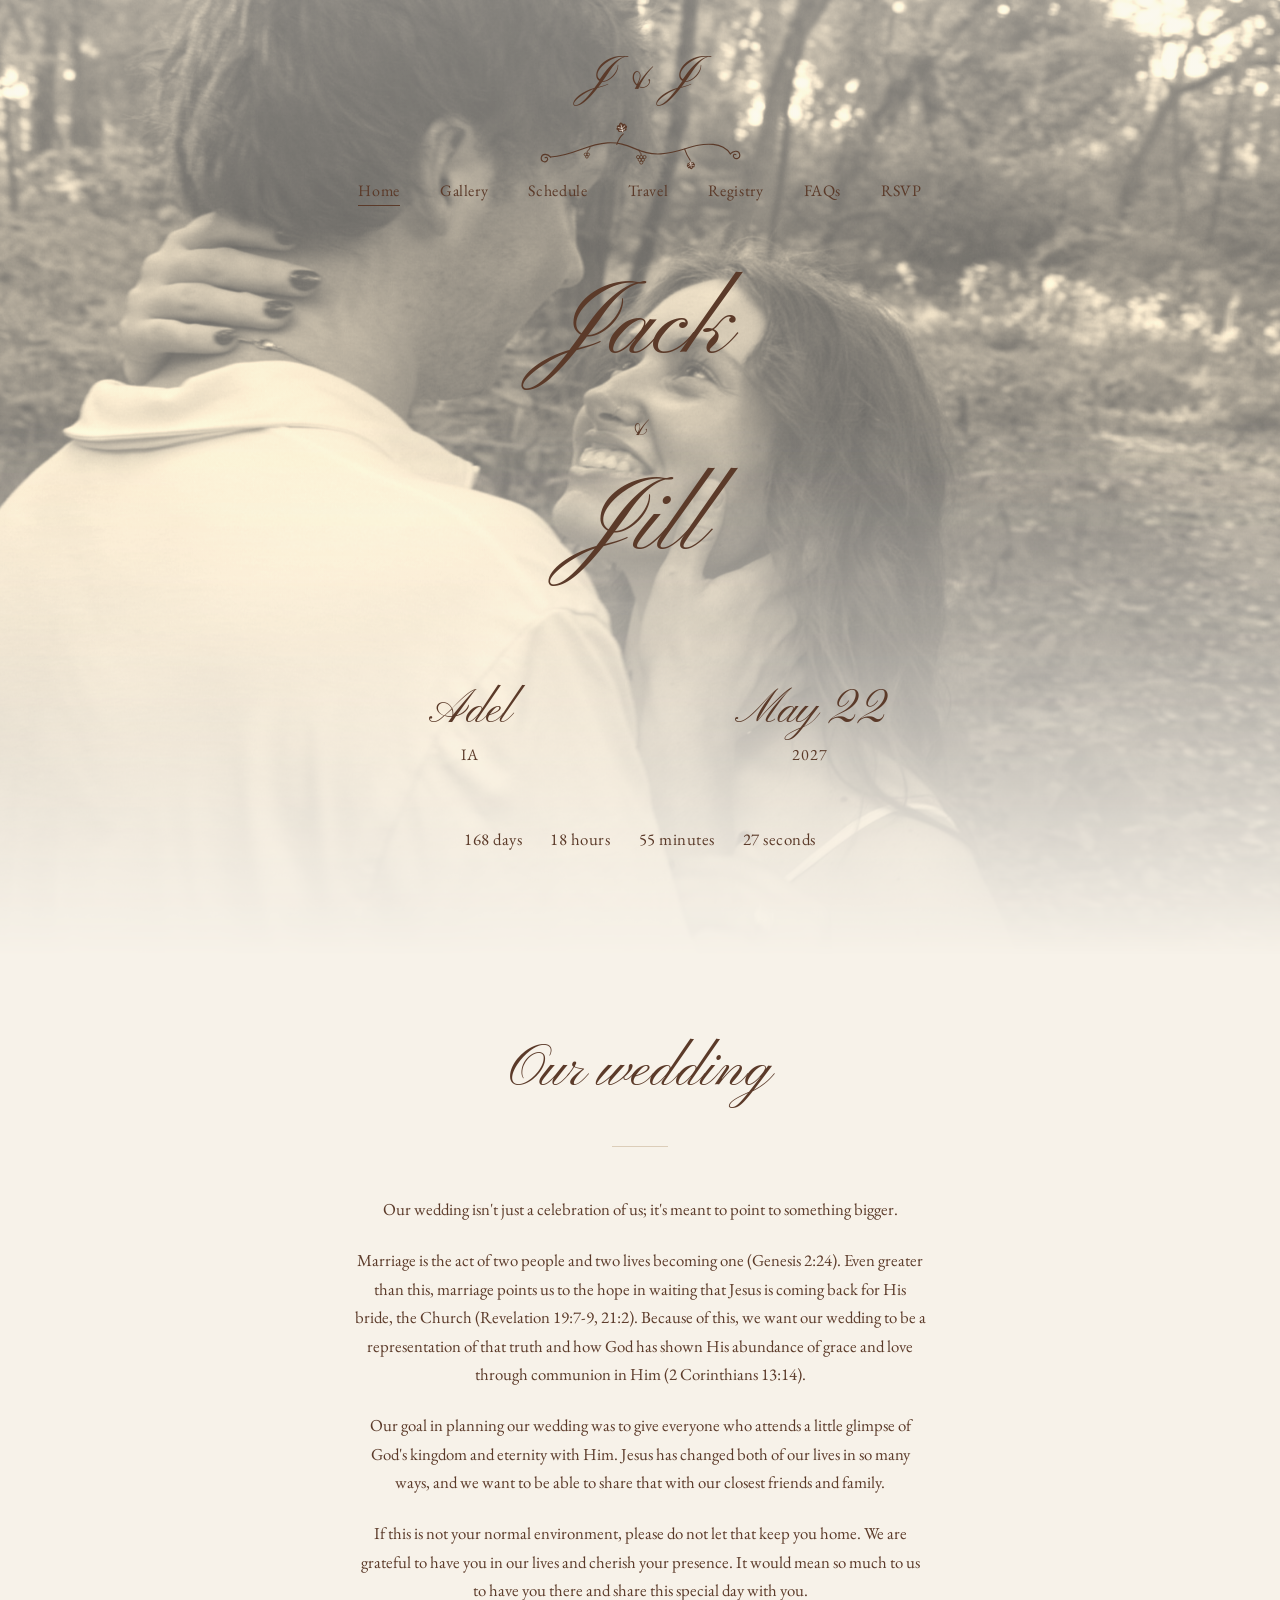
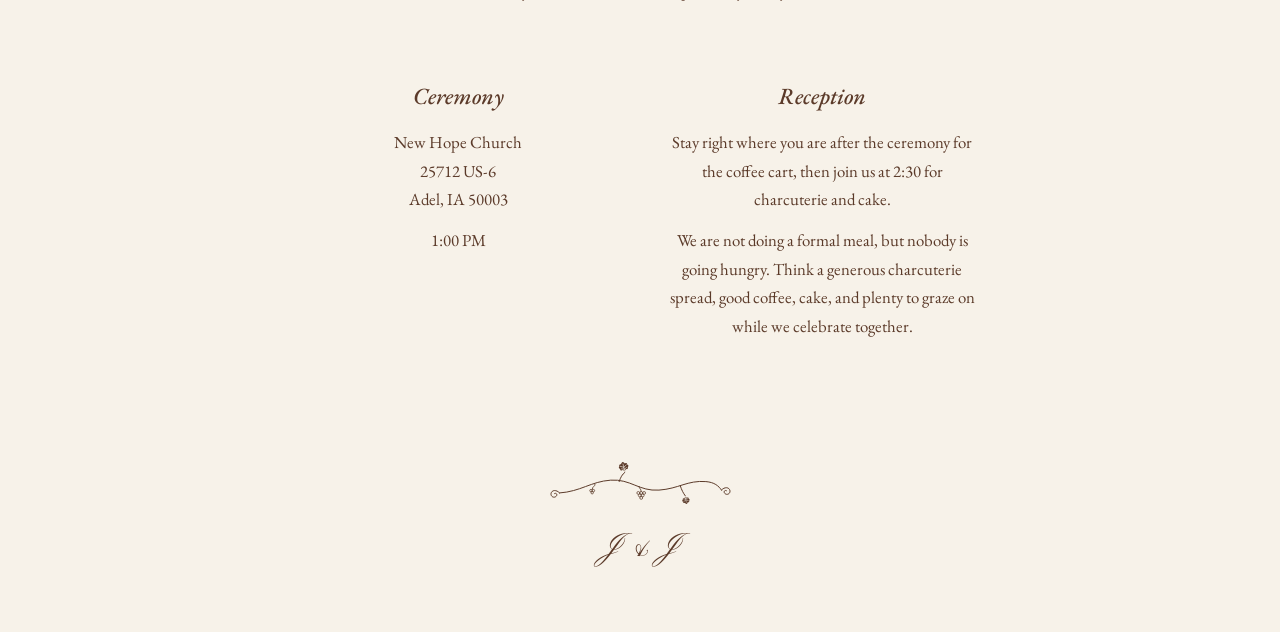
<file: index.html>
<!DOCTYPE html>
<html lang="en">
<head>
<meta charset="UTF-8">
<meta name="viewport" content="width=device-width, initial-scale=1.0">
<meta name="robots" content="noindex, nofollow">
<title>Jack &amp; Jill | May 22, 2027</title>
<link rel="icon" type="image/png" href="favicon.png">
<link rel="apple-touch-icon" href="favicon.png">
<link rel="stylesheet" href="style.css?v=18">
</head>
<body>

<div class="hero-block">
  <!-- EDIT ME: this photo sits behind everything at the top of the page.
       Replace hero.jpg to change it. A wide/landscape shot works best. -->
  <div class="hero-photos">
    <img src="hero.jpg" alt="Jack and Jill laughing together">
  </div>

  <header class="site-head">
    <a href="index.html" class="monogram">J &amp; J</a>
    <ul class="site-nav">
    <li><a class="active" href="index.html">Home</a></li>
    <li><a href="gallery.html">Gallery</a></li>
    <li><a href="schedule.html">Schedule</a></li>
    <li><a href="travel.html">Travel</a></li>
    <li class="nav-break" aria-hidden="true"></li>
    <li><a href="registry.html">Registry</a></li>
    <li><a href="faqs.html">FAQs</a></li>
    <li><a href="rsvp.html">RSVP</a></li>
  </ul>
  </header>

  <section class="hero">
    <div class="hero-inner">
      <h1 class="names">
        Jack
        <span class="amp">&amp;</span>
        Jill
      </h1>
      <div class="hero-meta">
        <div>
          <span class="big">Adel</span>
          <span class="small">IA</span>
        </div>
        <div>
          <span class="big">May 22</span>
          <span class="small">2027</span>
        </div>
      </div>
      <div id="countdown"></div>
    </div>
  </section>
</div>


<!-- EDIT ME: reword any of this to sound more like the two of you. -->
<section>
  <h2 class="page-title">Our wedding</h2>
  <hr class="rule">
  <div class="wrap">
    <div class="prose">
      <p>
        Our wedding isn't just a celebration of us; it's meant to point to
        something bigger.
      </p>
      <p>
        Marriage is the act of two people and two lives becoming one
        (Genesis 2:24). Even greater than this, marriage points us to the
        hope in waiting that Jesus is coming back for His bride, the Church
        (Revelation 19:7-9, 21:2). Because of this, we want our wedding to be
        a representation of that truth and how God has shown His abundance of
        grace and love through communion in Him (2 Corinthians 13:14).
      </p>
      <p>
        Our goal in planning our wedding was to give everyone who attends a
        little glimpse of God's kingdom and eternity with Him. Jesus has
        changed both of our lives in so many ways, and we want to be able to
        share that with our closest friends and family.
      </p>
      <p>
        If this is not your normal environment, please do not let that keep
        you home. We are grateful to have you in our lives and cherish your
        presence. It would mean so much to us to have you there and share
        this special day with you.
      </p>
    </div>
  </div>
</section>

<!-- EDIT ME: ceremony + reception details. -->
<section>
  <div class="wrap">
    <div class="details">
      <div>
        <h3>Ceremony</h3>
        <p>New Hope Church<br>25712 US-6<br>Adel, IA 50003</p>
        <p>1:00 PM</p>
      </div>
      <div>
        <h3>Reception</h3>
<p>Stay right where you are after the ceremony for the coffee cart,
   then join us at 2:30 for charcuterie and cake.</p>
<p>We are not doing a formal meal, but nobody is going hungry. Think a
   generous charcuterie spread, good coffee, cake, and plenty to graze
   on while we celebrate together.</p>
      </div>
    </div>
  </div>
</section>

<footer class="site-footer">
  <span class="monogram">J &amp; J</span>
</footer>

<script src="script.js"></script>
</body>
</html>
</file>
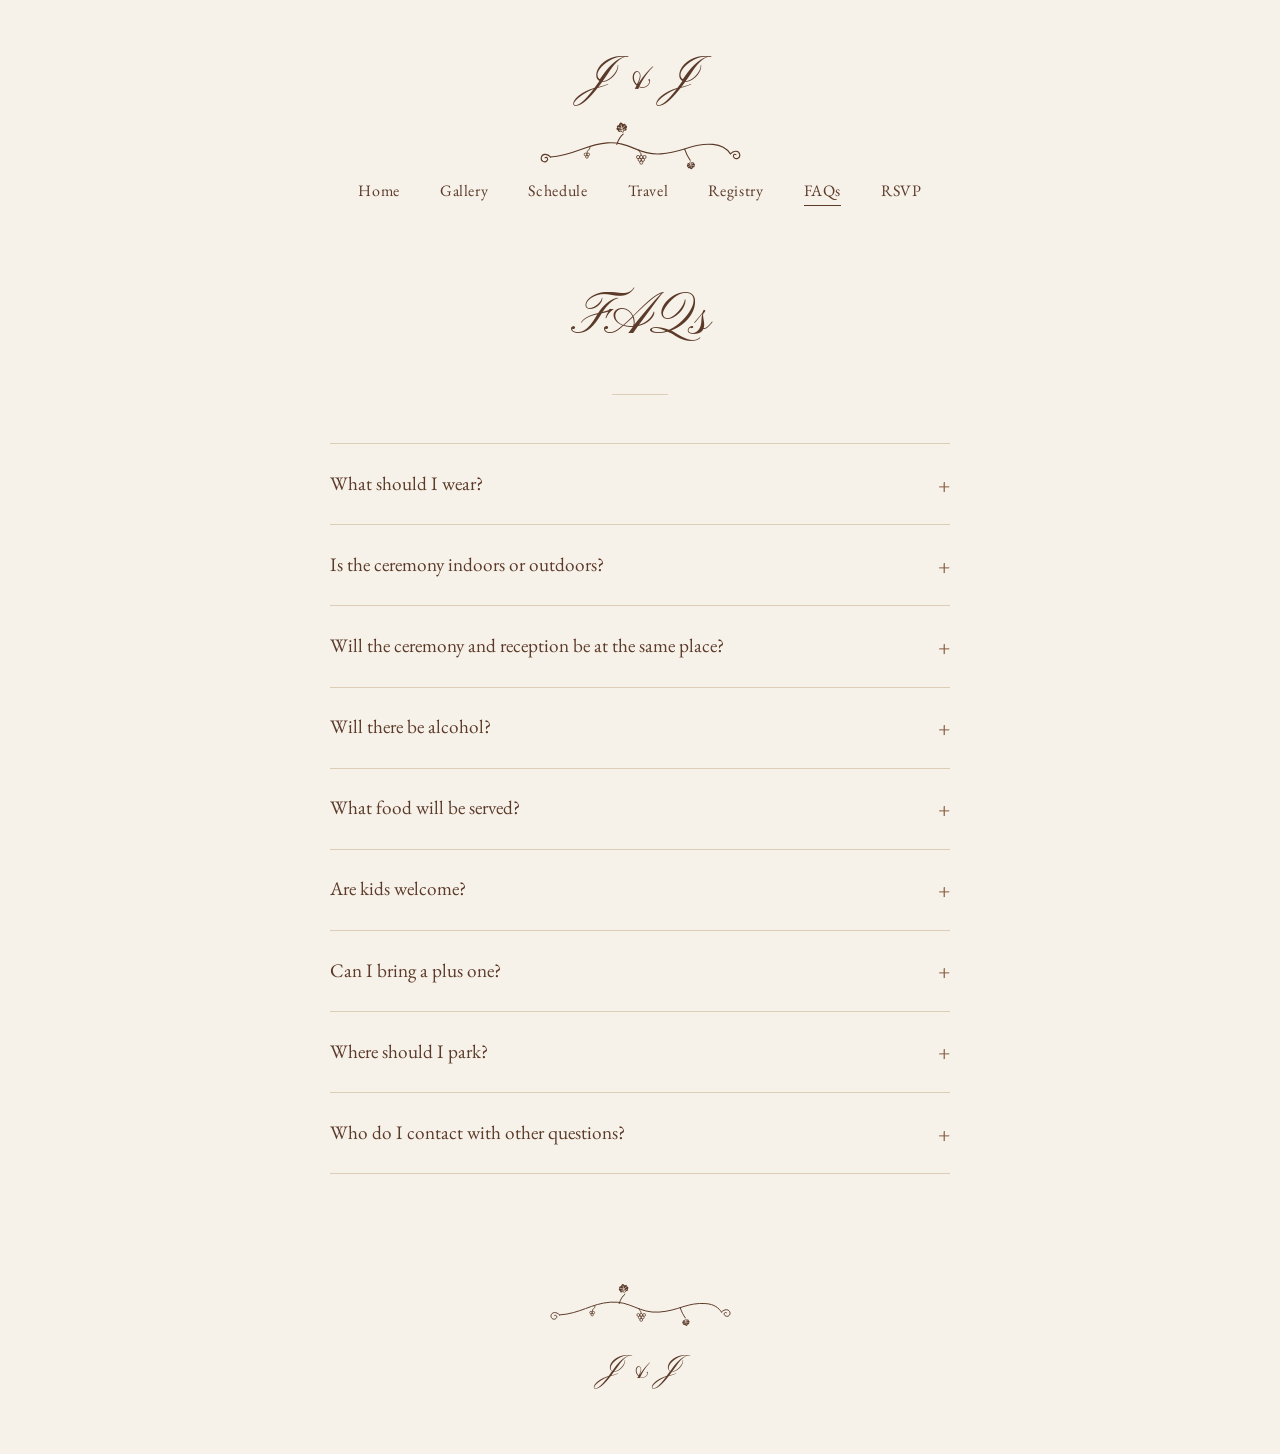
<file: faqs.html>
<!DOCTYPE html>
<html lang="en">
<head>
<meta charset="UTF-8">
<meta name="viewport" content="width=device-width, initial-scale=1.0">
<meta name="robots" content="noindex, nofollow">
<title>FAQs | Jack &amp; Jill</title>
<link rel="icon" type="image/png" href="favicon.png">
<link rel="apple-touch-icon" href="favicon.png">
<link rel="stylesheet" href="style.css?v=18">
</head>
<body>

<header class="site-head">
  <a href="index.html" class="monogram">J &amp; J</a>
  <ul class="site-nav">
    <li><a href="index.html">Home</a></li>
    <li><a href="gallery.html">Gallery</a></li>
    <li><a href="schedule.html">Schedule</a></li>
    <li><a href="travel.html">Travel</a></li>
    <li class="nav-break" aria-hidden="true"></li>
    <li><a href="registry.html">Registry</a></li>
    <li><a class="active" href="faqs.html">FAQs</a></li>
    <li><a href="rsvp.html">RSVP</a></li>
  </ul>
</header>

<section>
  <h1 class="page-title">FAQs</h1>
  <hr class="rule">

  <div class="wrap">
    <!--
      EDIT ME: each <details> block is one question.
      Add a block to add a question, delete one to remove it.
    -->
    <div class="faq-list">

      <details class="faq-item">
        <summary>What should I wear?</summary>
        <p>Semi-formal. The ceremony is outdoors, so keep that in mind when you
           are picking out what to wear.</p>
      </details>

      <details class="faq-item">
        <summary>Is the ceremony indoors or outdoors?</summary>
        <p>The ceremony is outdoors and the reception is inside.</p>
      </details>

      <details class="faq-item">
        <summary>Will the ceremony and reception be at the same place?</summary>
        <p>Yes, both are at New Hope Church. Once you are there, you are there.</p>
      </details>

      <details class="faq-item">
        <summary>Will there be alcohol?</summary>
        <p>We will not be serving alcohol, and it is not permitted on the church
           grounds. There will be very good coffee, though.</p>
      </details>

      <details class="faq-item">
        <summary>What food will be served?</summary>
        <p>No formal meal, but nobody is going hungry. There will be a generous
           charcuterie spread, cake, a coffee cart, and plenty to graze on.</p>
      </details>

      <details class="faq-item">
        <summary>Are kids welcome?</summary>
        <p>Yes! We would love to have your whole family there. Just reach out if
           you have any questions.</p>
      </details>

      <details class="faq-item">
        <summary>Can I bring a plus one?</summary>
        <p>Your invitation lists everyone we have saved a seat for. If you think
           we missed someone, please tell us and we will take a look.</p>
      </details>

      <details class="faq-item">
        <summary>Where should I park?</summary>
        <p>Free parking, right there at the church.</p>
      </details>

      <details class="faq-item">
        <summary>Who do I contact with other questions?</summary>
        <p>Reach out to either of us anytime. We are happy to hear from you.</p>
        <p>Jack &middot; text (515) 724-3759<br>
           Jillian &middot; text (515) 505-6034</p>
      </details>

    </div>
  </div>
</section>

<footer class="site-footer">
  <span class="monogram">J &amp; J</span>
</footer>

<script src="script.js"></script>
</body>
</html>
</file>
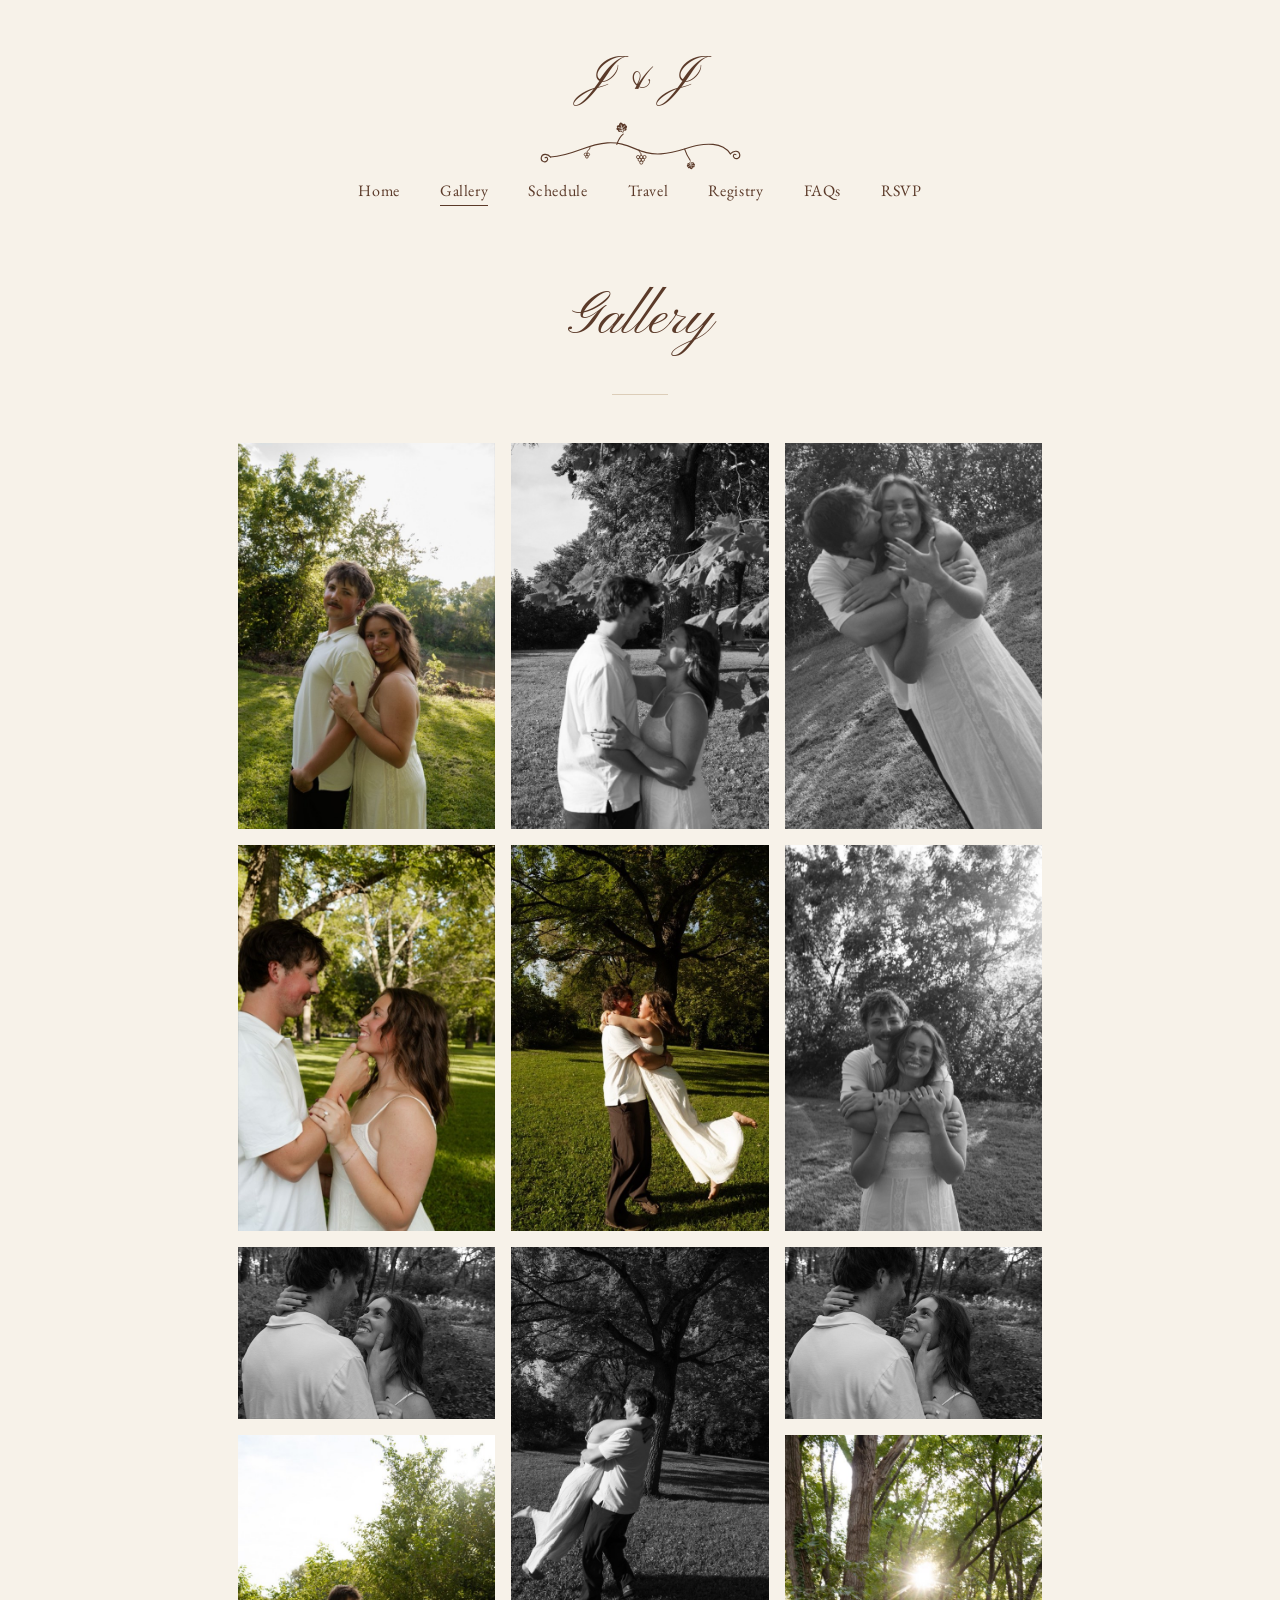
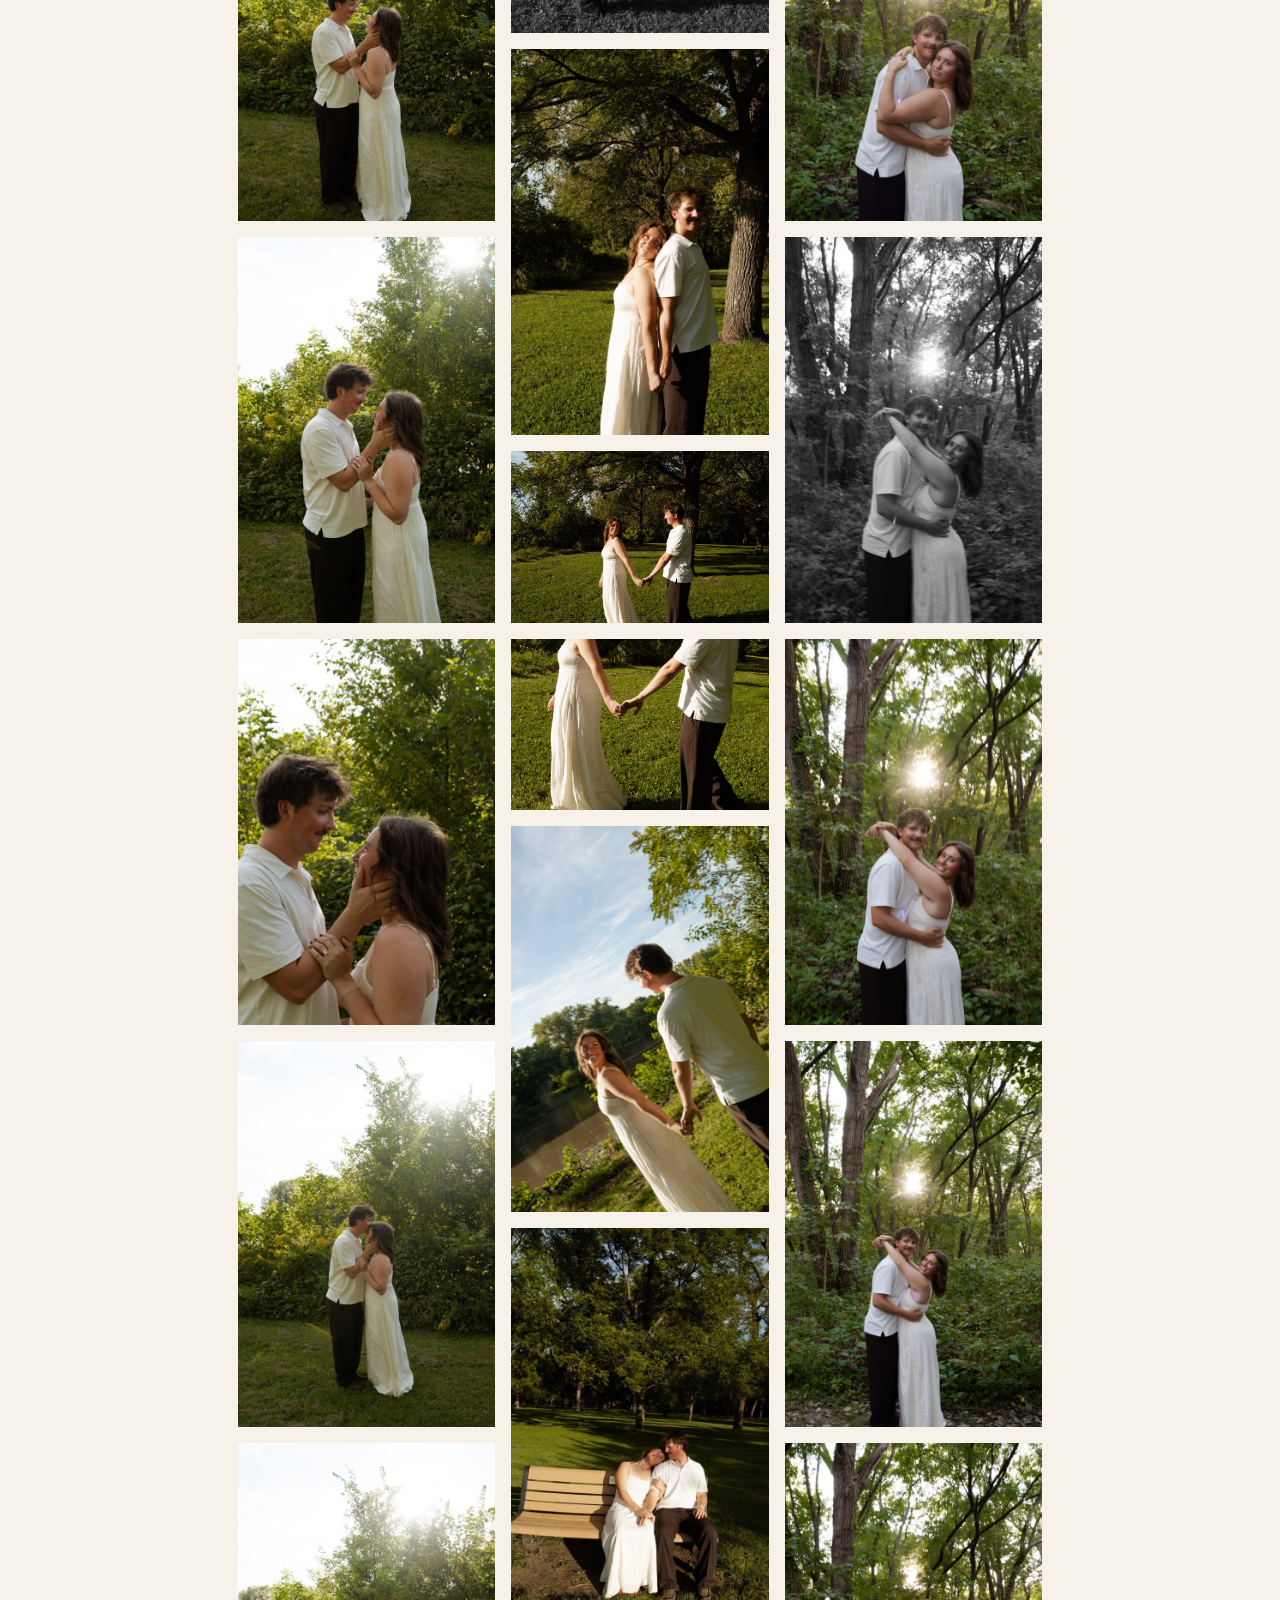
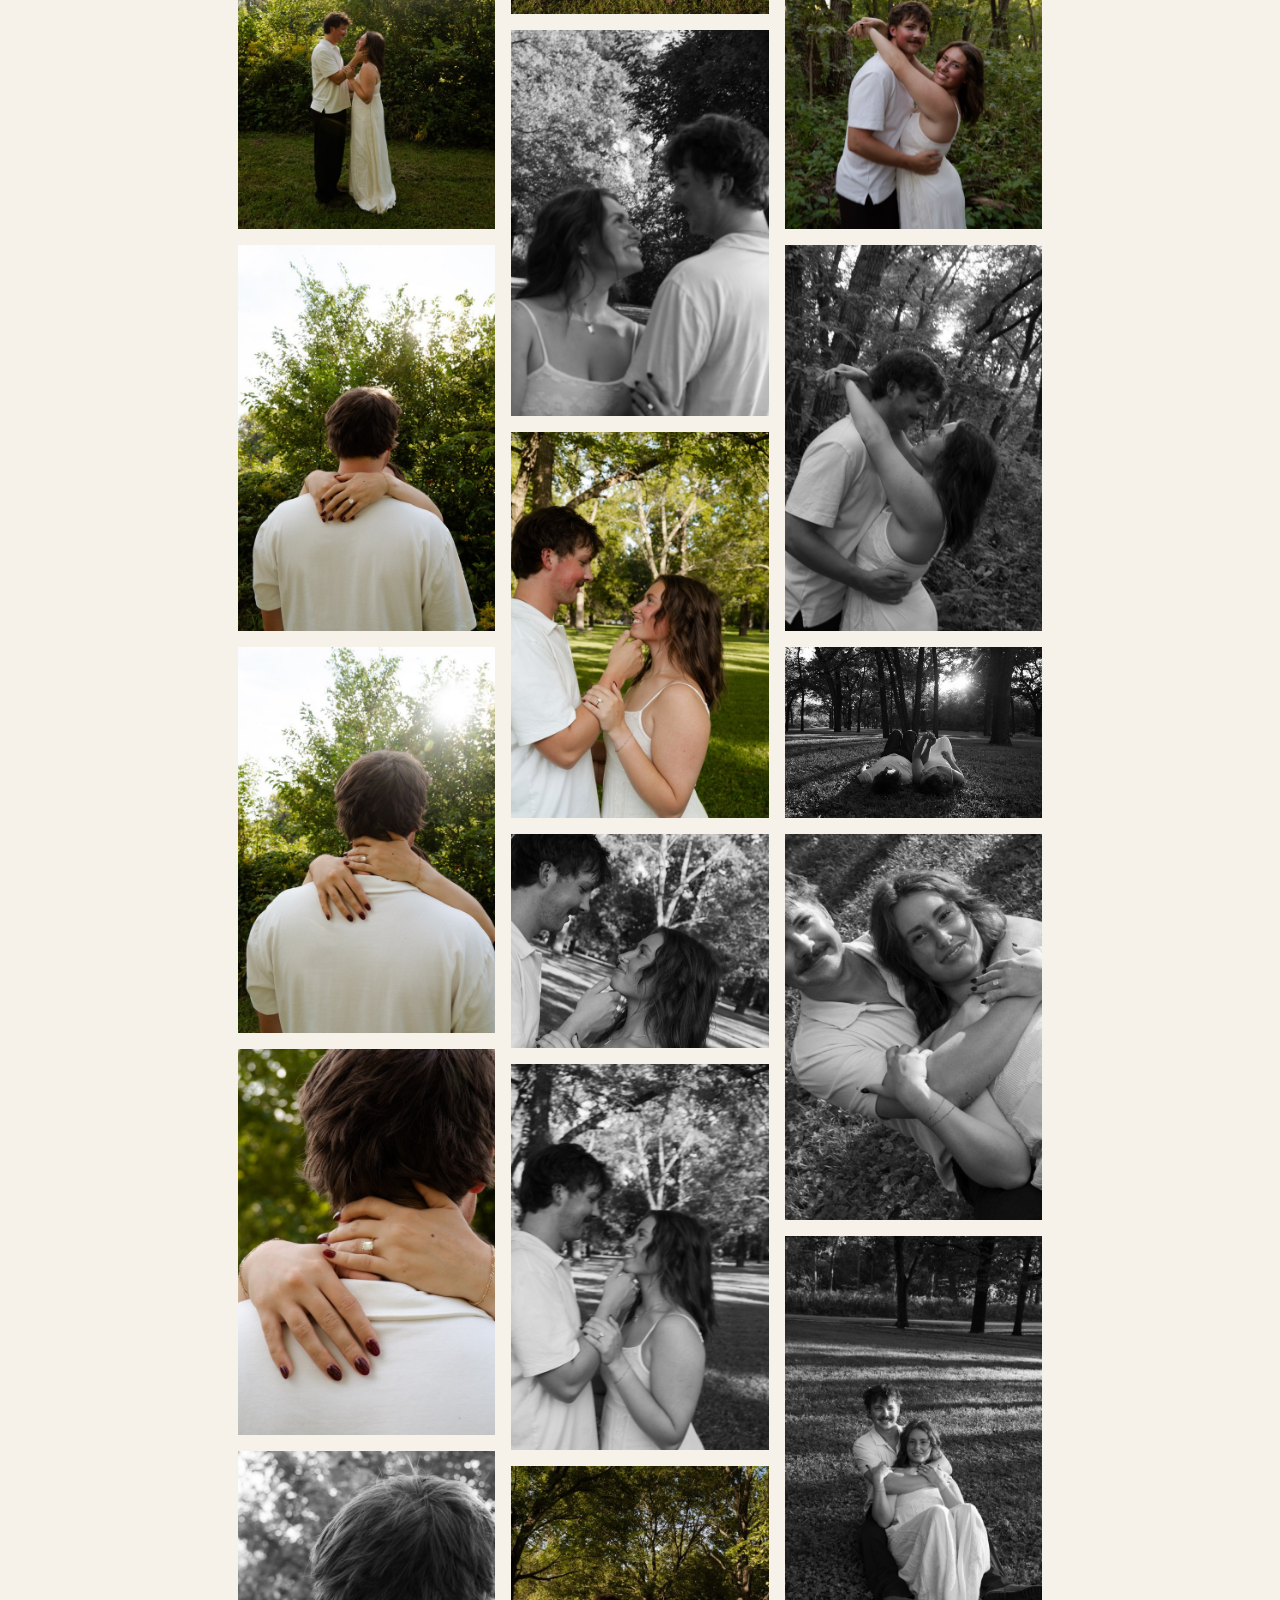
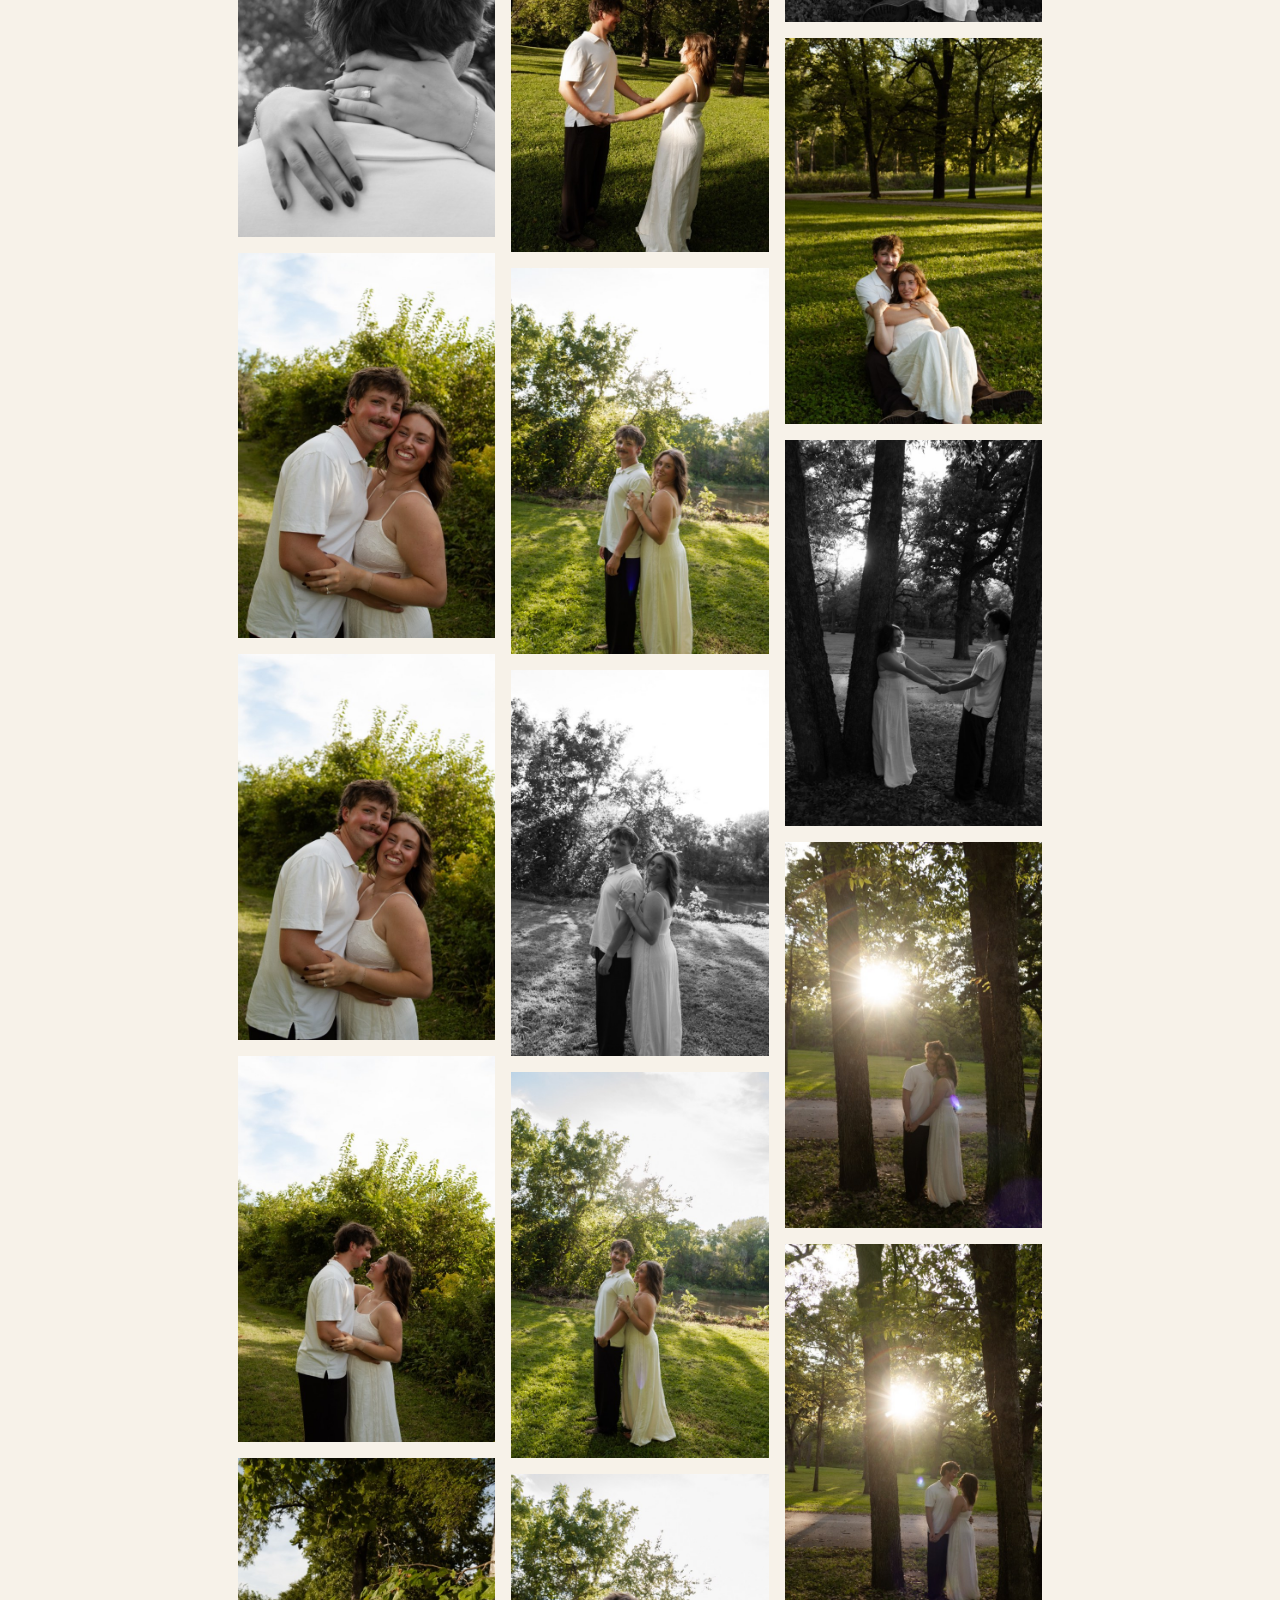
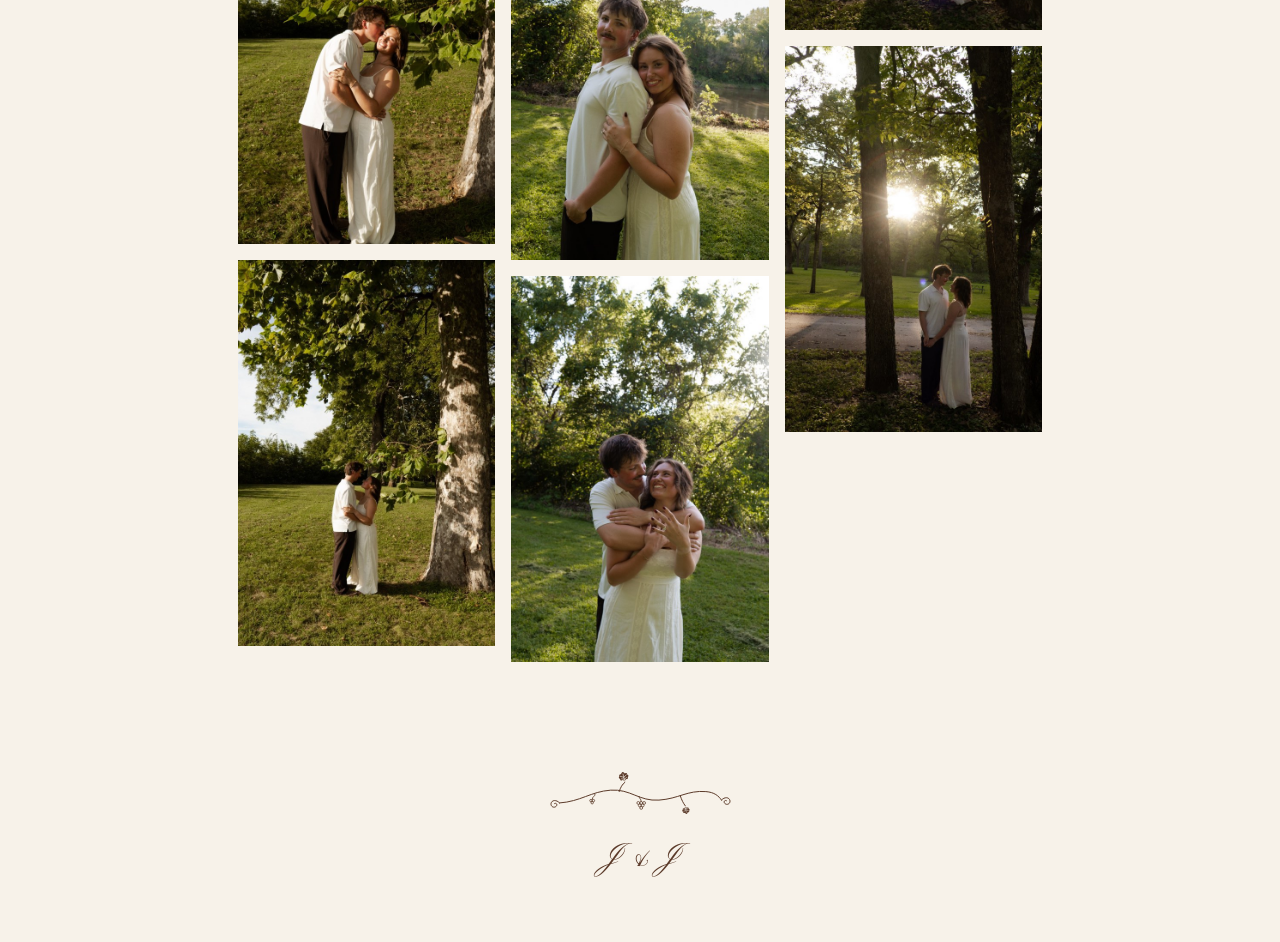
<file: gallery.html>
<!DOCTYPE html>
<html lang="en">
<head>
<meta charset="UTF-8">
<meta name="viewport" content="width=device-width, initial-scale=1.0">
<meta name="robots" content="noindex, nofollow">
<title>Gallery | Jack &amp; Jill</title>
<link rel="icon" type="image/png" href="favicon.png">
<link rel="apple-touch-icon" href="favicon.png">
<link rel="stylesheet" href="style.css?v=18">
</head>
<body>

<header class="site-head">
  <a href="index.html" class="monogram">J &amp; J</a>
  <ul class="site-nav">
    <li><a href="index.html">Home</a></li>
    <li><a class="active" href="gallery.html">Gallery</a></li>
    <li><a href="schedule.html">Schedule</a></li>
    <li><a href="travel.html">Travel</a></li>
    <li class="nav-break" aria-hidden="true"></li>
    <li><a href="registry.html">Registry</a></li>
    <li><a href="faqs.html">FAQs</a></li>
    <li><a href="rsvp.html">RSVP</a></li>
  </ul>
</header>

<section>
  <h1 class="page-title">Gallery</h1>
  <hr class="rule">

  <div class="wrap">

    <!--
      ADD A PHOTO: copy one <img> line and point it at your new file.
      Name them gallery-4.jpg, gallery-5.jpg and so on, and upload them
      next to this page. Portrait and landscape both work; the layout
      sorts itself out.
    -->
    <div class="gallery">
      <img src="gallery-1.jpg" width="600" height="900" alt="Jack and Jill" loading="lazy">
      <img src="gallery-2.jpg" width="600" height="900" alt="Jack and Jill" loading="lazy">
      <img src="gallery-3.jpg" width="900" height="600" alt="Jack and Jill" loading="lazy">
      <img src="gallery-4.jpg" width="600" height="900" alt="Jack and Jill" loading="lazy">
      <img src="gallery-5.jpg" width="600" height="900" alt="Jack and Jill" loading="lazy">
      <img src="gallery-6.jpg" width="600" height="900" alt="Jack and Jill" loading="lazy">
      <img src="gallery-7.jpg" width="600" height="900" alt="Jack and Jill" loading="lazy">
      <img src="gallery-8.jpg" width="600" height="900" alt="Jack and Jill" loading="lazy">
      <img src="gallery-9.jpg" width="600" height="900" alt="Jack and Jill" loading="lazy">
      <img src="gallery-10.jpg" width="600" height="900" alt="Jack and Jill" loading="lazy">
      <img src="gallery-11.jpg" width="600" height="900" alt="Jack and Jill" loading="lazy">
      <img src="gallery-12.jpg" width="600" height="900" alt="Jack and Jill" loading="lazy">
      <img src="gallery-13.jpg" width="600" height="900" alt="Jack and Jill" loading="lazy">
      <img src="gallery-14.jpg" width="600" height="900" alt="Jack and Jill" loading="lazy">
      <img src="gallery-15.jpg" width="600" height="900" alt="Jack and Jill" loading="lazy">
      <img src="gallery-17.jpg" width="600" height="900" alt="Jack and Jill" loading="lazy">
      <img src="gallery-18.jpg" width="600" height="900" alt="Jack and Jill" loading="lazy">
      <img src="gallery-19.jpg" width="600" height="900" alt="Jack and Jill" loading="lazy">
      <img src="gallery-20.jpg" width="600" height="900" alt="Jack and Jill" loading="lazy">
      <img src="gallery-21.jpg" width="600" height="900" alt="Jack and Jill" loading="lazy">
      <img src="gallery-22.jpg" width="600" height="900" alt="Jack and Jill" loading="lazy">
      <img src="gallery-23.jpg" width="900" height="600" alt="Jack and Jill" loading="lazy">
      <img src="gallery-24.jpg" width="900" height="600" alt="Jack and Jill" loading="lazy">
      <img src="gallery-25.jpg" width="600" height="900" alt="Jack and Jill" loading="lazy">
      <img src="gallery-26.jpg" width="600" height="900" alt="Jack and Jill" loading="lazy">
      <img src="gallery-27.jpg" width="600" height="900" alt="Jack and Jill" loading="lazy">
      <img src="gallery-28.jpg" width="600" height="900" alt="Jack and Jill" loading="lazy">
      <img src="gallery-29.jpg" width="900" height="749" alt="Jack and Jill" loading="lazy">
      <img src="gallery-30.jpg" width="600" height="900" alt="Jack and Jill" loading="lazy">
      <img src="gallery-31.jpg" width="600" height="900" alt="Jack and Jill" loading="lazy">
      <img src="gallery-32.jpg" width="600" height="900" alt="Jack and Jill" loading="lazy">
      <img src="gallery-33.jpg" width="600" height="900" alt="Jack and Jill" loading="lazy">
      <img src="gallery-34.jpg" width="600" height="900" alt="Jack and Jill" loading="lazy">
      <img src="gallery-35.jpg" width="600" height="900" alt="Jack and Jill" loading="lazy">
      <img src="gallery-36.jpg" width="600" height="900" alt="Jack and Jill" loading="lazy">
      <img src="gallery-37.jpg" width="600" height="900" alt="Jack and Jill" loading="lazy">
      <img src="gallery-38.jpg" width="600" height="900" alt="Jack and Jill" loading="lazy">
      <img src="gallery-39.jpg" width="900" height="600" alt="Jack and Jill" loading="lazy">
      <img src="gallery-40.jpg" width="600" height="900" alt="Jack and Jill" loading="lazy">
      <img src="gallery-41.jpg" width="600" height="900" alt="Jack and Jill" loading="lazy">
      <img src="gallery-42.jpg" width="600" height="900" alt="Jack and Jill" loading="lazy">
      <img src="gallery-43.jpg" width="600" height="900" alt="Jack and Jill" loading="lazy">
      <img src="gallery-44.jpg" width="600" height="900" alt="Jack and Jill" loading="lazy">
      <img src="gallery-45.jpg" width="600" height="900" alt="Jack and Jill" loading="lazy">
      <img src="gallery-46.jpg" width="900" height="600" alt="Jack and Jill" loading="lazy">
      <img src="gallery-47.jpg" width="600" height="900" alt="Jack and Jill" loading="lazy">
      <img src="gallery-48.jpg" width="600" height="900" alt="Jack and Jill" loading="lazy">
      <img src="gallery-49.jpg" width="600" height="900" alt="Jack and Jill" loading="lazy">
      <img src="gallery-51.jpg" width="600" height="900" alt="Jack and Jill" loading="lazy">
      <img src="gallery-52.jpg" width="600" height="900" alt="Jack and Jill" loading="lazy">
      <img src="gallery-53.jpg" width="600" height="900" alt="Jack and Jill" loading="lazy">
      <img src="gallery-54.jpg" width="600" height="900" alt="Jack and Jill" loading="lazy">
    </div>
  </div>
</section>

<footer class="site-footer">
  <span class="monogram">J &amp; J</span>
</footer>

<script src="script.js"></script>
</body>
</html>
</file>
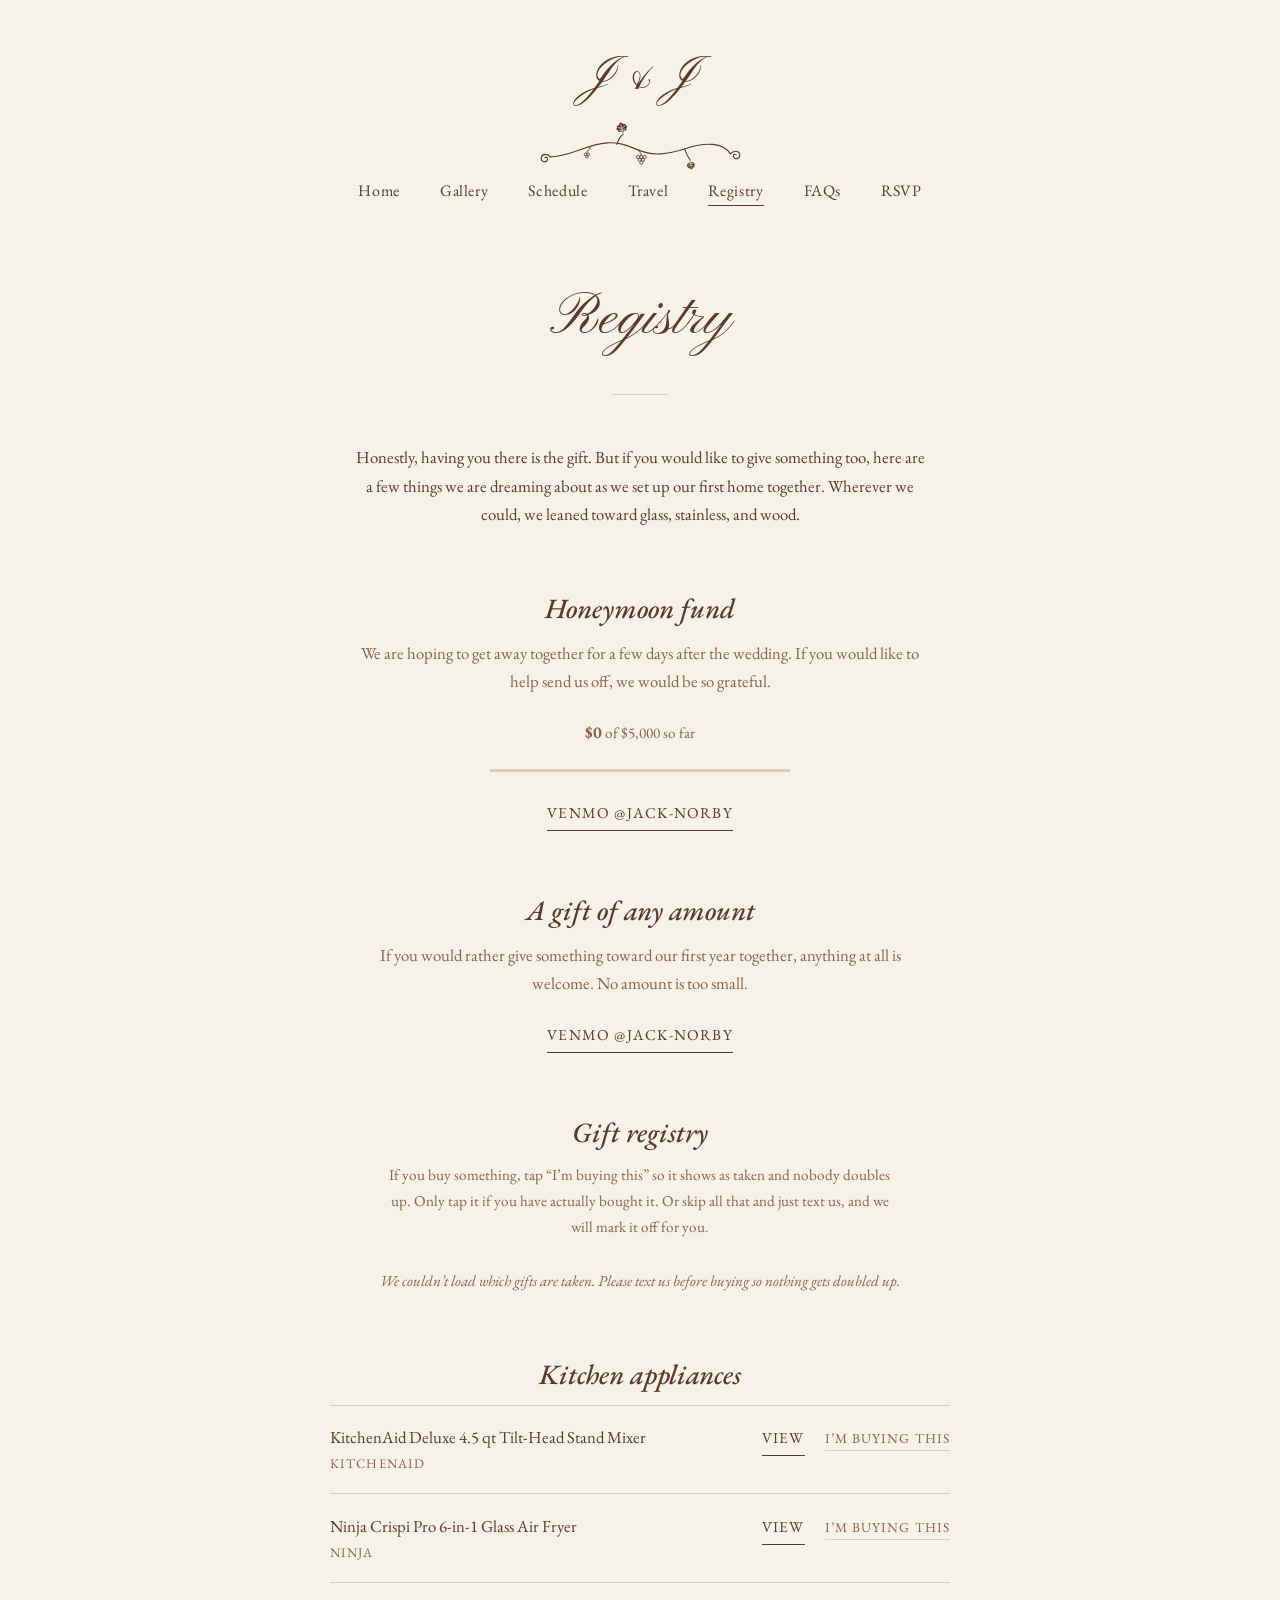
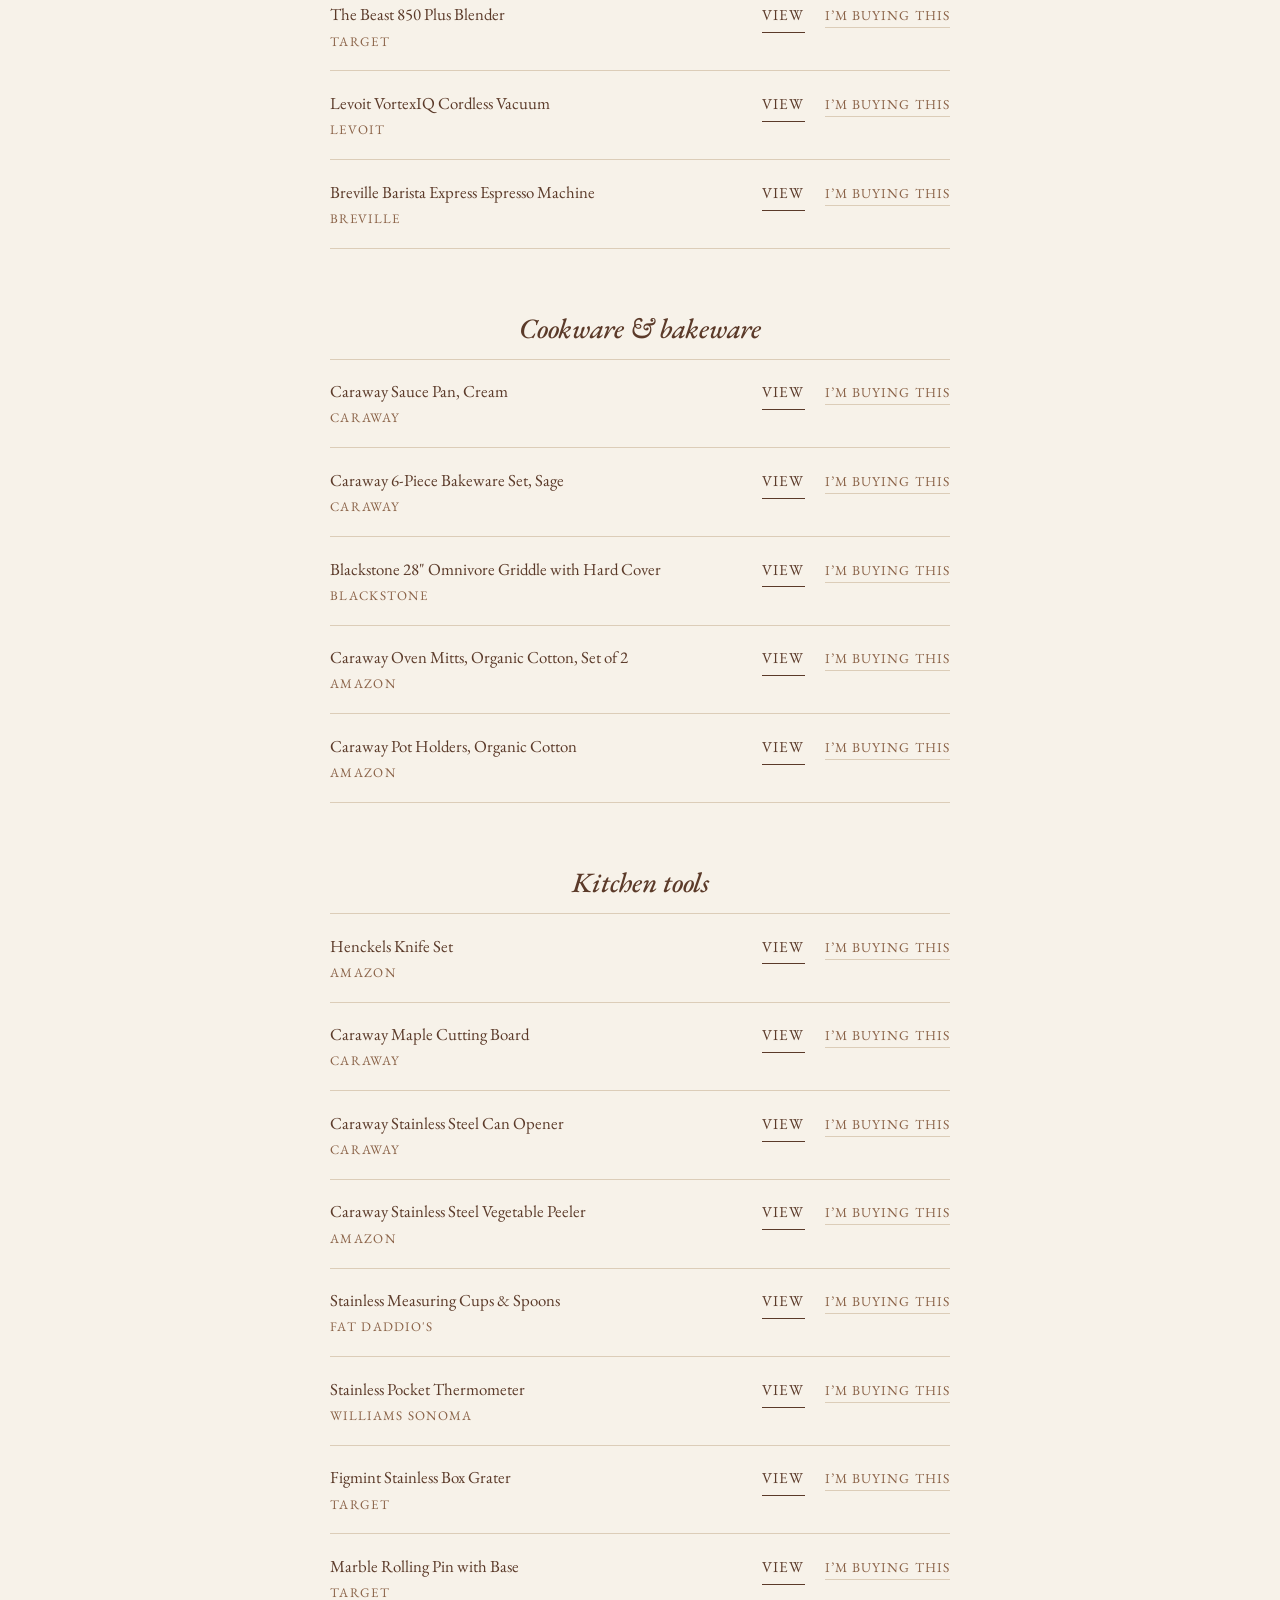
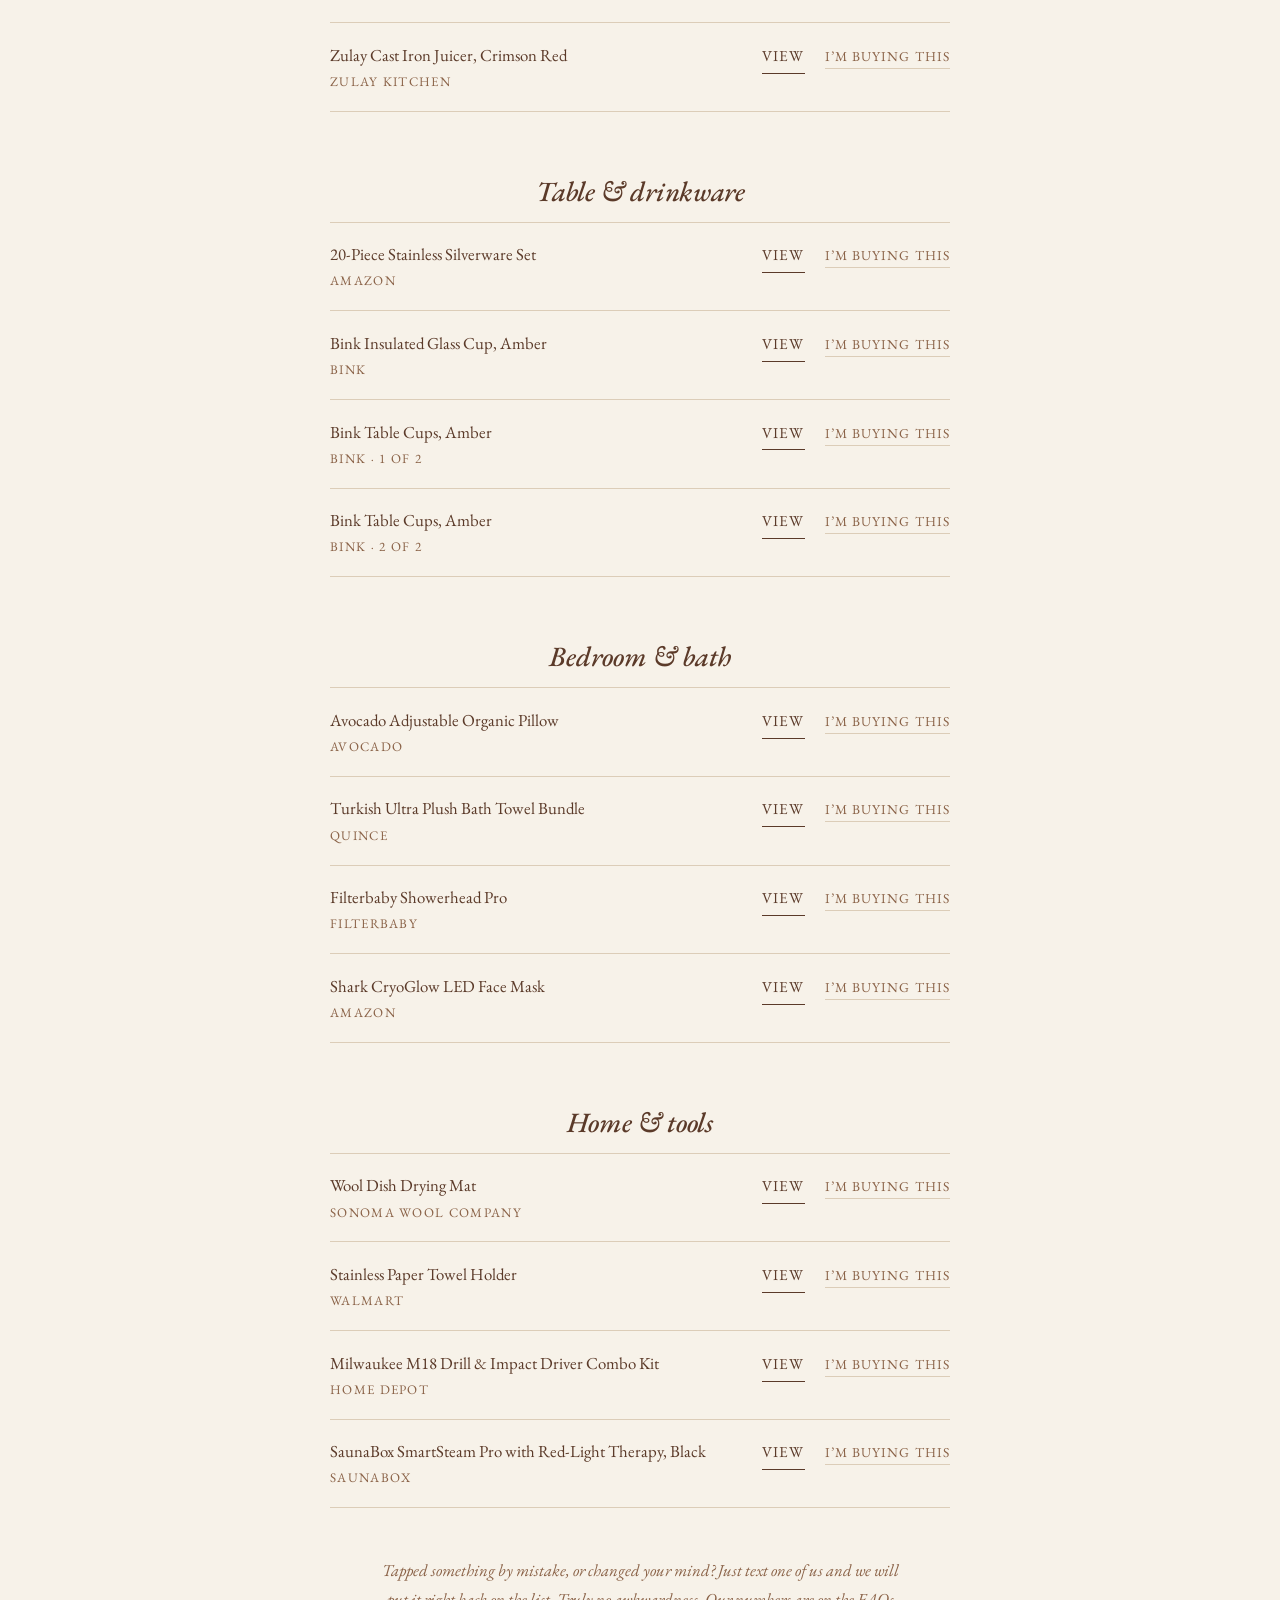
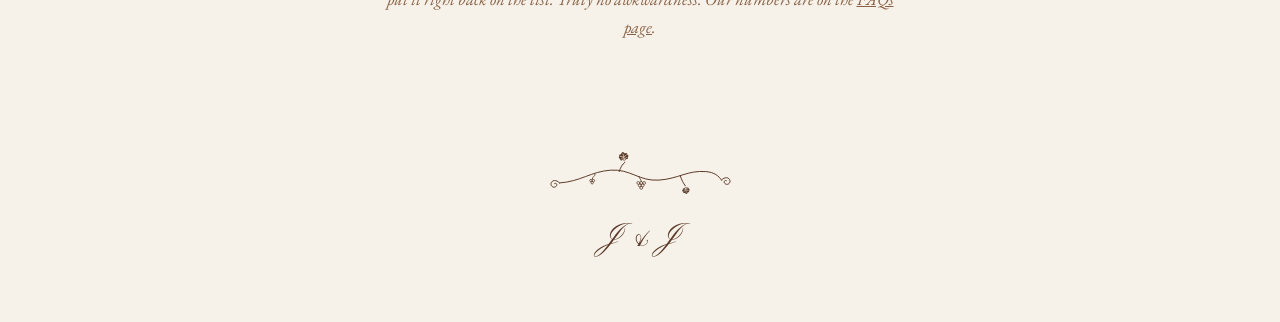
<file: registry.html>
<!DOCTYPE html>
<html lang="en">
<head>
<meta charset="UTF-8">
<meta name="viewport" content="width=device-width, initial-scale=1.0">
<meta name="robots" content="noindex, nofollow">
<title>Registry | Jack &amp; Jill</title>
<link rel="icon" type="image/png" href="favicon.png">
<link rel="apple-touch-icon" href="favicon.png">
<link rel="stylesheet" href="style.css?v=18">
</head>
<body>

<header class="site-head">
  <a href="index.html" class="monogram">J &amp; J</a>
  <ul class="site-nav">
    <li><a href="index.html">Home</a></li>
    <li><a href="gallery.html">Gallery</a></li>
    <li><a href="schedule.html">Schedule</a></li>
    <li><a href="travel.html">Travel</a></li>
    <li class="nav-break" aria-hidden="true"></li>
    <li><a class="active" href="registry.html">Registry</a></li>
    <li><a href="faqs.html">FAQs</a></li>
    <li><a href="rsvp.html">RSVP</a></li>
  </ul>
</header>

<section>
  <h1 class="page-title">Registry</h1>
  <hr class="rule">

  <div class="wrap">
<p class="lead">
  Honestly, having you there is the gift. But if you would like to give
  something too, here are a few things we are dreaming about as we set up
  our first home together. Wherever we could, we leaned toward glass,
  stainless, and wood.
</p>

<h2 class="group-title">Honeymoon fund</h2>
<div class="fund">
  <p>We are hoping to get away together for a few days after the wedding.
     If you would like to help send us off, we would be so grateful.</p>
  <!-- EDIT ME: the two numbers below drive the progress bar.
       data-goal   = what you are hoping to raise
       data-raised = how much has come in so far
       Plain numbers, no dollar signs or commas.
       Set data-goal="0" to hide the bar completely. -->
  <div class="fund-meter" data-fund="honeymoon" data-goal="5000" data-raised="0" hidden>
    <p class="fund-amounts"><strong class="raised"></strong> <span class="of"></span></p>
    <div class="fund-bar"><span></span></div>
  </div>
  <a class="link" href="https://venmo.com/u/Jack-Norby" target="_blank" rel="noopener">Venmo @Jack-Norby</a>
</div>

<h2 class="group-title">A gift of any amount</h2>
<div class="fund">
  <p>If you would rather give something toward our first year together,
     anything at all is welcome. No amount is too small.</p>
  <a class="link" href="https://venmo.com/u/Jack-Norby" target="_blank" rel="noopener">Venmo @Jack-Norby</a>
</div>

<h2 class="group-title">Gift registry</h2>

<p class="registry-howto" id="registry-howto">
  If you buy something, tap &ldquo;I&rsquo;m buying this&rdquo; so it shows
  as taken and nobody doubles up. Only tap it if you have actually bought
  it. Or skip all that and just text us, and we will mark it off for you.
</p>

    <p class="registry-status" id="registry-status">Checking which gifts are still available&hellip;</p>

    <!--
      HOW THIS PAGE WORKS

      Guests click "I'm buying this" and the item is marked GIVEN for
      everyone, instantly. That list is stored in your Google Sheet.
      Setup instructions are in registry-setup.txt.

      Add an item:      copy a gift block and edit the name, store, link,
                        and data-id (data-id must be unique, no spaces).
      Remove an item:   delete its whole gift block.
      Undo a claim:     delete that row from the Google Sheet.
      Mark by hand:     add the word claimed, as in class="gift claimed".
    -->

    <h2 class="group-title">Kitchen appliances</h2>
    <div class="gift-list">

<div class="gift" data-id="kitchenaid-deluxe-4-5-qt-tilt-head-sta">
  <span>
    <span class="name">KitchenAid Deluxe 4.5 qt Tilt-Head Stand Mixer</span>
    <span class="store">KitchenAid</span>
  </span>
  <span class="gift-actions">
    <a class="link" href="https://www.kitchenaid.com/countertop-appliances/stand-mixers/tilt-head-stand-mixers/p.deluxe-4-5-quart-tilt-head-stand-mixer.KSM97ER.html" target="_blank" rel="noopener">View</a>
    <button class="claim" type="button">I&rsquo;m buying this</button>
  </span>
  <span class="given">Given</span>
</div>

<div class="gift" data-id="ninja-crispi-pro-6-in-1-glass-air-frye">
  <span>
    <span class="name">Ninja Crispi Pro 6-in-1 Glass Air Fryer</span>
    <span class="store">Ninja</span>
  </span>
  <span class="gift-actions">
    <a class="link" href="https://www.sharkninja.com/ninja-crispi-pro-6-in-1-countertop-glass-air-fryer-bone/AS101LG.html" target="_blank" rel="noopener">View</a>
    <button class="claim" type="button">I&rsquo;m buying this</button>
  </span>
  <span class="given">Given</span>
</div>

<div class="gift" data-id="the-beast-850-plus-blender">
  <span>
    <span class="name">The Beast 850 Plus Blender</span>
    <span class="store">Target</span>
  </span>
  <span class="gift-actions">
    <a class="link" href="https://www.target.com/p/the-beast-850-plus-mighty-blender-sand/-/A-94612644" target="_blank" rel="noopener">View</a>
    <button class="claim" type="button">I&rsquo;m buying this</button>
  </span>
  <span class="given">Given</span>
</div>

<div class="gift" data-id="levoit-vortexiq-cordless-vacuum">
  <span>
    <span class="name">Levoit VortexIQ Cordless Vacuum</span>
    <span class="store">Levoit</span>
  </span>
  <span class="gift-actions">
    <a class="link" href="https://levoit.com/pages/vortexiq-pdp" target="_blank" rel="noopener">View</a>
    <button class="claim" type="button">I&rsquo;m buying this</button>
  </span>
  <span class="given">Given</span>
</div>

<div class="gift" data-id="breville-barista-express-espresso-machine">
  <span>
    <span class="name">Breville Barista Express Espresso Machine</span>
    <span class="store">Breville</span>
  </span>
  <span class="gift-actions">
    <a class="link" href="https://www.breville.com/en-us/product/bes870?sku=BES870XL" target="_blank" rel="noopener">View</a>
    <button class="claim" type="button">I&rsquo;m buying this</button>
  </span>
  <span class="given">Given</span>
</div>

    </div>

    <h2 class="group-title">Cookware &amp; bakeware</h2>
    <div class="gift-list">

<div class="gift" data-id="caraway-sauce-pan-cream">
  <span>
    <span class="name">Caraway Sauce Pan, Cream</span>
    <span class="store">Caraway</span>
  </span>
  <span class="gift-actions">
    <a class="link" href="https://www.carawayhome.com/products/sauce-pan" target="_blank" rel="noopener">View</a>
    <button class="claim" type="button">I&rsquo;m buying this</button>
  </span>
  <span class="given">Given</span>
</div>

<div class="gift" data-id="caraway-6-piece-bakeware-set-sage">
  <span>
    <span class="name">Caraway 6-Piece Bakeware Set, Sage</span>
    <span class="store">Caraway</span>
  </span>
  <span class="gift-actions">
    <a class="link" href="https://www.carawayhome.com/products/6pc-bakeware-set" target="_blank" rel="noopener">View</a>
    <button class="claim" type="button">I&rsquo;m buying this</button>
  </span>
  <span class="given">Given</span>
</div>

<div class="gift" data-id="blackstone-28-omnivore-griddle-with-ha">
  <span>
    <span class="name">Blackstone 28&quot; Omnivore Griddle with Hard Cover</span>
    <span class="store">Blackstone</span>
  </span>
  <span class="gift-actions">
    <a class="link" href="https://blackstoneproducts.com/products/28-omnivore-griddle-w-hard-cover-1" target="_blank" rel="noopener">View</a>
    <button class="claim" type="button">I&rsquo;m buying this</button>
  </span>
  <span class="given">Given</span>
</div>

<div class="gift" data-id="caraway-oven-mitts-organic-cotton-set">
  <span>
    <span class="name">Caraway Oven Mitts, Organic Cotton, Set of 2</span>
    <span class="store">Amazon</span>
  </span>
  <span class="gift-actions">
    <a class="link" href="https://www.amazon.com/dp/B0C797VR6R" target="_blank" rel="noopener">View</a>
    <button class="claim" type="button">I&rsquo;m buying this</button>
  </span>
  <span class="given">Given</span>
</div>

<div class="gift" data-id="caraway-pot-holders-organic-cotton">
  <span>
    <span class="name">Caraway Pot Holders, Organic Cotton</span>
    <span class="store">Amazon</span>
  </span>
  <span class="gift-actions">
    <a class="link" href="https://www.amazon.com/dp/B0C794QZPL" target="_blank" rel="noopener">View</a>
    <button class="claim" type="button">I&rsquo;m buying this</button>
  </span>
  <span class="given">Given</span>
</div>

    </div>

    <h2 class="group-title">Kitchen tools</h2>
    <div class="gift-list">

<div class="gift" data-id="henckels-knife-set">
  <span>
    <span class="name">Henckels Knife Set</span>
    <span class="store">Amazon</span>
  </span>
  <span class="gift-actions">
    <a class="link" href="https://www.amazon.com/dp/B08VJK4KFP" target="_blank" rel="noopener">View</a>
    <button class="claim" type="button">I&rsquo;m buying this</button>
  </span>
  <span class="given">Given</span>
</div>

<div class="gift" data-id="caraway-maple-cutting-board">
  <span>
    <span class="name">Caraway Maple Cutting Board</span>
    <span class="store">Caraway</span>
  </span>
  <span class="gift-actions">
    <a class="link" href="https://www.carawayhome.com/products/medium-cutting-board" target="_blank" rel="noopener">View</a>
    <button class="claim" type="button">I&rsquo;m buying this</button>
  </span>
  <span class="given">Given</span>
</div>

<div class="gift" data-id="caraway-stainless-steel-can-opener">
  <span>
    <span class="name">Caraway Stainless Steel Can Opener</span>
    <span class="store">Caraway</span>
  </span>
  <span class="gift-actions">
    <a class="link" href="https://www.carawayhome.com/products/stainless-steel-can-opener" target="_blank" rel="noopener">View</a>
    <button class="claim" type="button">I&rsquo;m buying this</button>
  </span>
  <span class="given">Given</span>
</div>

<div class="gift" data-id="caraway-stainless-steel-vegetable-peel">
  <span>
    <span class="name">Caraway Stainless Steel Vegetable Peeler</span>
    <span class="store">Amazon</span>
  </span>
  <span class="gift-actions">
    <a class="link" href="https://www.amazon.com/dp/B0DJTYP1W6" target="_blank" rel="noopener">View</a>
    <button class="claim" type="button">I&rsquo;m buying this</button>
  </span>
  <span class="given">Given</span>
</div>

<div class="gift" data-id="stainless-measuring-cups-spoons">
  <span>
    <span class="name">Stainless Measuring Cups &amp; Spoons</span>
    <span class="store">Fat Daddio's</span>
  </span>
  <span class="gift-actions">
    <a class="link" href="https://shop.fatdaddios.com/products/fat-daddios-stainless-steel-measuring-cups-spoons" target="_blank" rel="noopener">View</a>
    <button class="claim" type="button">I&rsquo;m buying this</button>
  </span>
  <span class="given">Given</span>
</div>

<div class="gift" data-id="stainless-pocket-thermometer">
  <span>
    <span class="name">Stainless Pocket Thermometer</span>
    <span class="store">Williams Sonoma</span>
  </span>
  <span class="gift-actions">
    <a class="link" href="https://www.williams-sonoma.com/products/stainless-steel-pocket-thermometer/" target="_blank" rel="noopener">View</a>
    <button class="claim" type="button">I&rsquo;m buying this</button>
  </span>
  <span class="given">Given</span>
</div>

<div class="gift" data-id="figmint-stainless-box-grater">
  <span>
    <span class="name">Figmint Stainless Box Grater</span>
    <span class="store">Target</span>
  </span>
  <span class="gift-actions">
    <a class="link" href="https://www.target.com/p/stainless-steel-box-grater-with-removable-bottom-container-and-lid-silver-gray-figmint-8482/-/A-87712934" target="_blank" rel="noopener">View</a>
    <button class="claim" type="button">I&rsquo;m buying this</button>
  </span>
  <span class="given">Given</span>
</div>

<div class="gift" data-id="marble-rolling-pin-with-base">
  <span>
    <span class="name">Marble Rolling Pin with Base</span>
    <span class="store">Target</span>
  </span>
  <span class="gift-actions">
    <a class="link" href="https://www.target.com/p/2pc-marble-rolling-pin-and-base-with-wood-handles-fox-run/-/A-80179574" target="_blank" rel="noopener">View</a>
    <button class="claim" type="button">I&rsquo;m buying this</button>
  </span>
  <span class="given">Given</span>
</div>

<div class="gift" data-id="zulay-cast-iron-juicer-crimson-red">
  <span>
    <span class="name">Zulay Cast Iron Juicer, Crimson Red</span>
    <span class="store">Zulay Kitchen</span>
  </span>
  <span class="gift-actions">
    <a class="link" href="https://www.zulaykitchen.com/products/cast-iron-juicer?variant=48130937946350" target="_blank" rel="noopener">View</a>
    <button class="claim" type="button">I&rsquo;m buying this</button>
  </span>
  <span class="given">Given</span>
</div>

    </div>

    <h2 class="group-title">Table &amp; drinkware</h2>
    <div class="gift-list">

<div class="gift" data-id="20-piece-stainless-silverware-set">
  <span>
    <span class="name">20-Piece Stainless Silverware Set</span>
    <span class="store">Amazon</span>
  </span>
  <span class="gift-actions">
    <a class="link" href="https://www.amazon.com/dp/B0FH6H84KK" target="_blank" rel="noopener">View</a>
    <button class="claim" type="button">I&rsquo;m buying this</button>
  </span>
  <span class="given">Given</span>
</div>

<div class="gift" data-id="bink-insulated-glass-cup-amber">
  <span>
    <span class="name">Bink Insulated Glass Cup, Amber</span>
    <span class="store">Bink</span>
  </span>
  <span class="gift-actions">
    <a class="link" href="https://binkmade.com/products/insulated-glass-cup-10oz-amber" target="_blank" rel="noopener">View</a>
    <button class="claim" type="button">I&rsquo;m buying this</button>
  </span>
  <span class="given">Given</span>
</div>

<div class="gift" data-id="bink-table-cups-amber">
  <span>
    <span class="name">Bink Table Cups, Amber</span>
    <span class="store">Bink &middot; 1 of 2</span>
  </span>
  <span class="gift-actions">
    <a class="link" href="https://binkmade.com/products/table-cups-amber" target="_blank" rel="noopener">View</a>
    <button class="claim" type="button">I&rsquo;m buying this</button>
  </span>
  <span class="given">Given</span>
</div>

<div class="gift" data-id="bink-table-cups-amber-2">
  <span>
    <span class="name">Bink Table Cups, Amber</span>
    <span class="store">Bink &middot; 2 of 2</span>
  </span>
  <span class="gift-actions">
    <a class="link" href="https://binkmade.com/products/table-cups-amber" target="_blank" rel="noopener">View</a>
    <button class="claim" type="button">I&rsquo;m buying this</button>
  </span>
  <span class="given">Given</span>
</div>

    </div>


    <h2 class="group-title">Bedroom &amp; bath</h2>
    <div class="gift-list">

<div class="gift" data-id="avocado-green-pillow">
  <span>
    <span class="name">Avocado Adjustable Organic Pillow</span>
    <span class="store">Avocado</span>
  </span>
  <span class="gift-actions">
    <a class="link" href="https://www.avocadogreenmattress.com/products/green-pillow?variant=41843876823190" target="_blank" rel="noopener">View</a>
    <button class="claim" type="button">I&rsquo;m buying this</button>
  </span>
  <span class="given">Given</span>
</div>

<div class="gift" data-id="quince-turkish-bath-towel-bundle">
  <span>
    <span class="name">Turkish Ultra Plush Bath Towel Bundle</span>
    <span class="store">Quince</span>
  </span>
  <span class="gift-actions">
    <a class="link" href="https://www.quince.com/home/ultra-plush-bath-towel-bundle?color=eucalyptus" target="_blank" rel="noopener">View</a>
    <button class="claim" type="button">I&rsquo;m buying this</button>
  </span>
  <span class="given">Given</span>
</div>

<div class="gift" data-id="filterbaby-showerhead-pro">
  <span>
    <span class="name">Filterbaby Showerhead Pro</span>
    <span class="store">Filterbaby</span>
  </span>
  <span class="gift-actions">
    <a class="link" href="https://filterbaby.com/products/shower-filter-showerhead" target="_blank" rel="noopener">View</a>
    <button class="claim" type="button">I&rsquo;m buying this</button>
  </span>
  <span class="given">Given</span>
</div>

<div class="gift" data-id="shark-cryoglow-led-face-mask">
  <span>
    <span class="name">Shark CryoGlow LED Face Mask</span>
    <span class="store">Amazon</span>
  </span>
  <span class="gift-actions">
    <a class="link" href="https://www.amazon.com/dp/B0DYG4Q6PL" target="_blank" rel="noopener">View</a>
    <button class="claim" type="button">I&rsquo;m buying this</button>
  </span>
  <span class="given">Given</span>
</div>

    </div>

    <h2 class="group-title">Home &amp; tools</h2>
    <div class="gift-list">

<div class="gift" data-id="wool-dish-drying-mat">
  <span>
    <span class="name">Wool Dish Drying Mat</span>
    <span class="store">Sonoma Wool Company</span>
  </span>
  <span class="gift-actions">
    <a class="link" href="https://sonomawoolcompany.com/products/wool-dish-drying-mat" target="_blank" rel="noopener">View</a>
    <button class="claim" type="button">I&rsquo;m buying this</button>
  </span>
  <span class="given">Given</span>
</div>

<div class="gift" data-id="stainless-paper-towel-holder">
  <span>
    <span class="name">Stainless Paper Towel Holder</span>
    <span class="store">Walmart</span>
  </span>
  <span class="gift-actions">
    <a class="link" href="https://www.walmart.com/ip/Kitchen-Details-Paper-Towel-Holder-with-Weighted-Base-Stainless-Steel/488503880" target="_blank" rel="noopener">View</a>
    <button class="claim" type="button">I&rsquo;m buying this</button>
  </span>
  <span class="given">Given</span>
</div>

<div class="gift" data-id="milwaukee-m18-drill-impact-driver-comb">
  <span>
    <span class="name">Milwaukee M18 Drill &amp; Impact Driver Combo Kit</span>
    <span class="store">Home Depot</span>
  </span>
  <span class="gift-actions">
    <a class="link" href="https://www.homedepot.com/pep/325403100" target="_blank" rel="noopener">View</a>
    <button class="claim" type="button">I&rsquo;m buying this</button>
  </span>
  <span class="given">Given</span>
</div>

<div class="gift" data-id="saunabox-smartsteam-pro-red-light">
  <span>
    <span class="name">SaunaBox SmartSteam Pro with Red-Light Therapy, Black</span>
    <span class="store">SaunaBox</span>
  </span>
  <span class="gift-actions">
    <a class="link" href="https://saunabox.com/products/saunabox-smartsteam-kit-pro-with-red-light-therapy?variant=55739944403236" target="_blank" rel="noopener">View</a>
    <button class="claim" type="button">I&rsquo;m buying this</button>
  </span>
  <span class="given">Given</span>
</div>


    </div>

<p class="note">
  Tapped something by mistake, or changed your mind? Just text one of us
  and we will put it right back on the list. Truly no awkwardness. Our
  numbers are on the <a href="faqs.html">FAQs page</a>.
</p>
  </div>
</section>

<footer class="site-footer">
  <span class="monogram">J &amp; J</span>
</footer>

<script src="script.js"></script>
<script src="registry.js?v=2"></script>
</body>
</html>
</file>
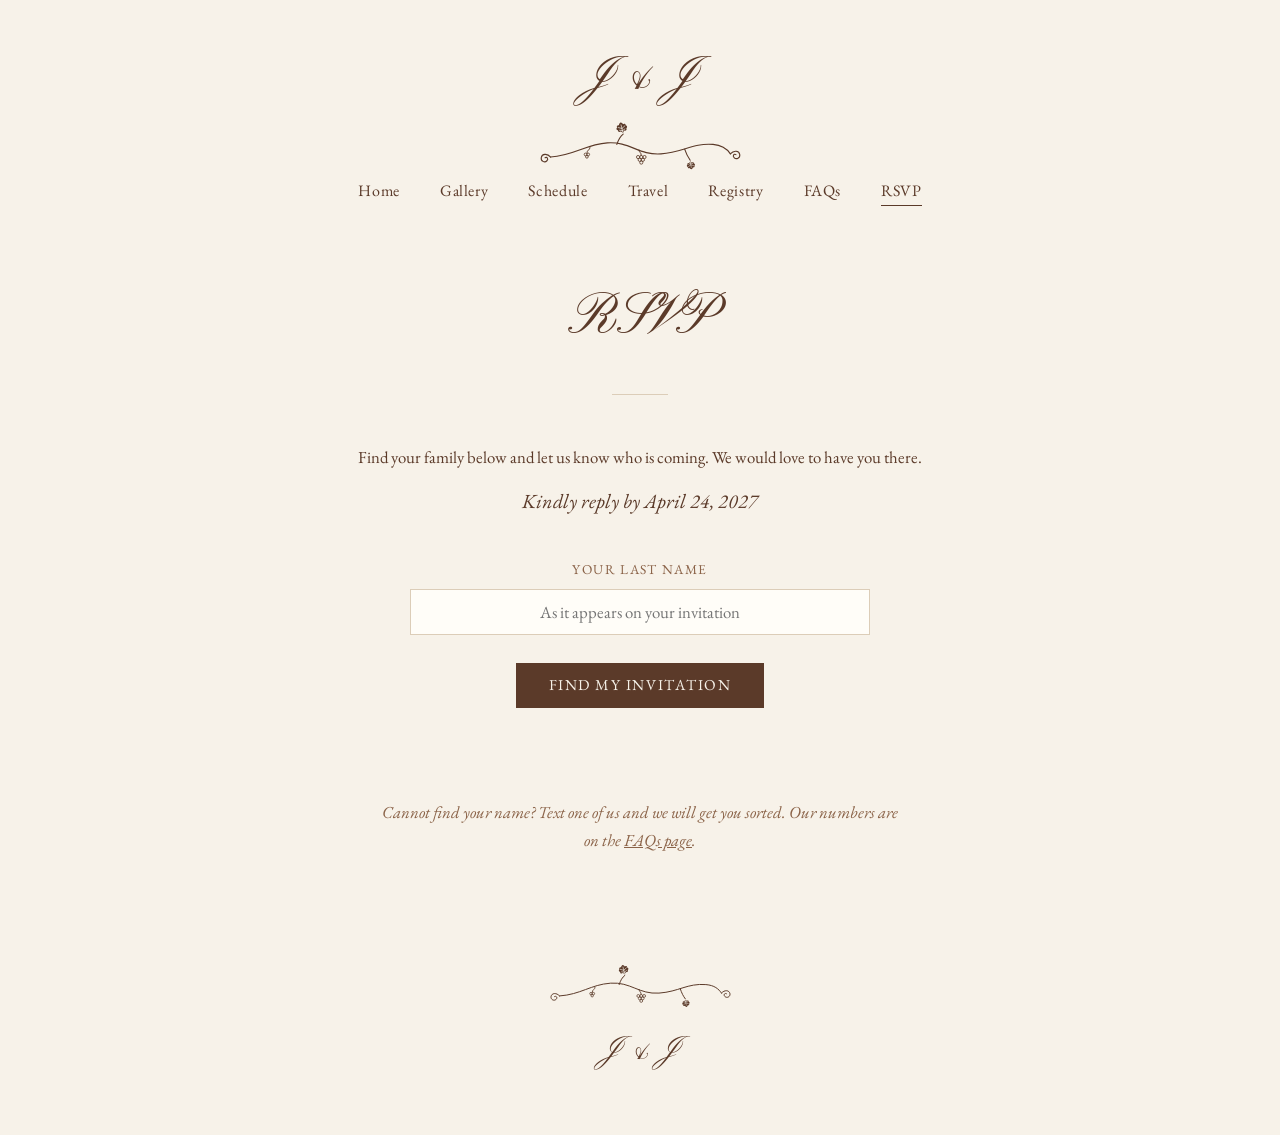
<file: rsvp.html>
<!DOCTYPE html>
<html lang="en">
<head>
<meta charset="UTF-8">
<meta name="viewport" content="width=device-width, initial-scale=1.0">
<meta name="robots" content="noindex, nofollow">
<title>RSVP | Jack &amp; Jill</title>
<link rel="icon" type="image/png" href="favicon.png">
<link rel="apple-touch-icon" href="favicon.png">
<link rel="stylesheet" href="style.css?v=18">
</head>
<body>

<header class="site-head">
  <a href="index.html" class="monogram">J &amp; J</a>
  <ul class="site-nav">
    <li><a href="index.html">Home</a></li>
    <li><a href="gallery.html">Gallery</a></li>
    <li><a href="schedule.html">Schedule</a></li>
    <li><a href="travel.html">Travel</a></li>
    <li class="nav-break" aria-hidden="true"></li>
    <li><a href="registry.html">Registry</a></li>
    <li><a href="faqs.html">FAQs</a></li>
    <li><a class="active" href="rsvp.html">RSVP</a></li>
  </ul>
</header>

<section>
  <h1 class="page-title">RSVP</h1>
  <hr class="rule">

  <div class="wrap">
    <p class="lead">
      Find your family below and let us know who is coming. We would love
      to have you there.
      <span class="deadline">Kindly reply by April 24, 2027</span>
    </p>

    <!--
      This form reads your guest list from the Guests tab of your
      Google Sheet. Setup is in rsvp-setup.txt.
    -->

    <div class="rsvp">

      <!-- STEP 1: find your invitation -->
      <form class="rsvp-step" id="rsvp-find">
        <label class="field-label" for="rsvp-name">Your last name</label>
        <input class="field" type="text" id="rsvp-name" autocomplete="family-name"
               placeholder="As it appears on your invitation" required>
        <button class="btn-primary" type="submit">Find my invitation</button>
        <p class="rsvp-msg" id="rsvp-find-msg"></p>
      </form>

      <!-- STEP 1b: more than one household matched -->
      <div class="rsvp-step" id="rsvp-choose" hidden>
        <p class="rsvp-prompt">We found a few. Which one is yours?</p>
        <div id="rsvp-choices"></div>
        <button class="btn-quiet" type="button" data-restart>Start over</button>
      </div>

      <!-- STEP 2: who is coming -->
      <form class="rsvp-step" id="rsvp-form" hidden>
        <p class="rsvp-prompt" id="rsvp-household"></p>

        <div id="rsvp-people"></div>

        <label class="field-label" for="rsvp-email">Email address</label>
        <input class="field" type="email" id="rsvp-email"
               placeholder="So we can reach you if anything changes">

        <label class="field-label" for="rsvp-note">Anything we should know? (optional)</label>
        <textarea class="field" id="rsvp-note" rows="3"
                  placeholder="Dietary needs, questions, a note for us"></textarea>

        <button class="btn-primary" type="submit">Send our RSVP</button>
        <button class="btn-quiet" type="button" data-restart>That&rsquo;s not us</button>
        <p class="rsvp-msg" id="rsvp-form-msg"></p>
      </form>

      <!-- STEP 3: done -->
      <div class="rsvp-step rsvp-done" id="rsvp-done" hidden>
        <p class="rsvp-thanks">Thank you!</p>
        <p id="rsvp-done-msg"></p>
        <button class="btn-quiet" type="button" data-restart>Submit another RSVP</button>
      </div>

    </div>

    <p class="note">
      Cannot find your name? Text one of us and we will get you sorted. Our
      numbers are on the <a href="faqs.html">FAQs page</a>.
    </p>
  </div>
</section>

<footer class="site-footer">
  <span class="monogram">J &amp; J</span>
</footer>

<script src="script.js"></script>
<script src="rsvp.js"></script>
</body>
</html>
</file>
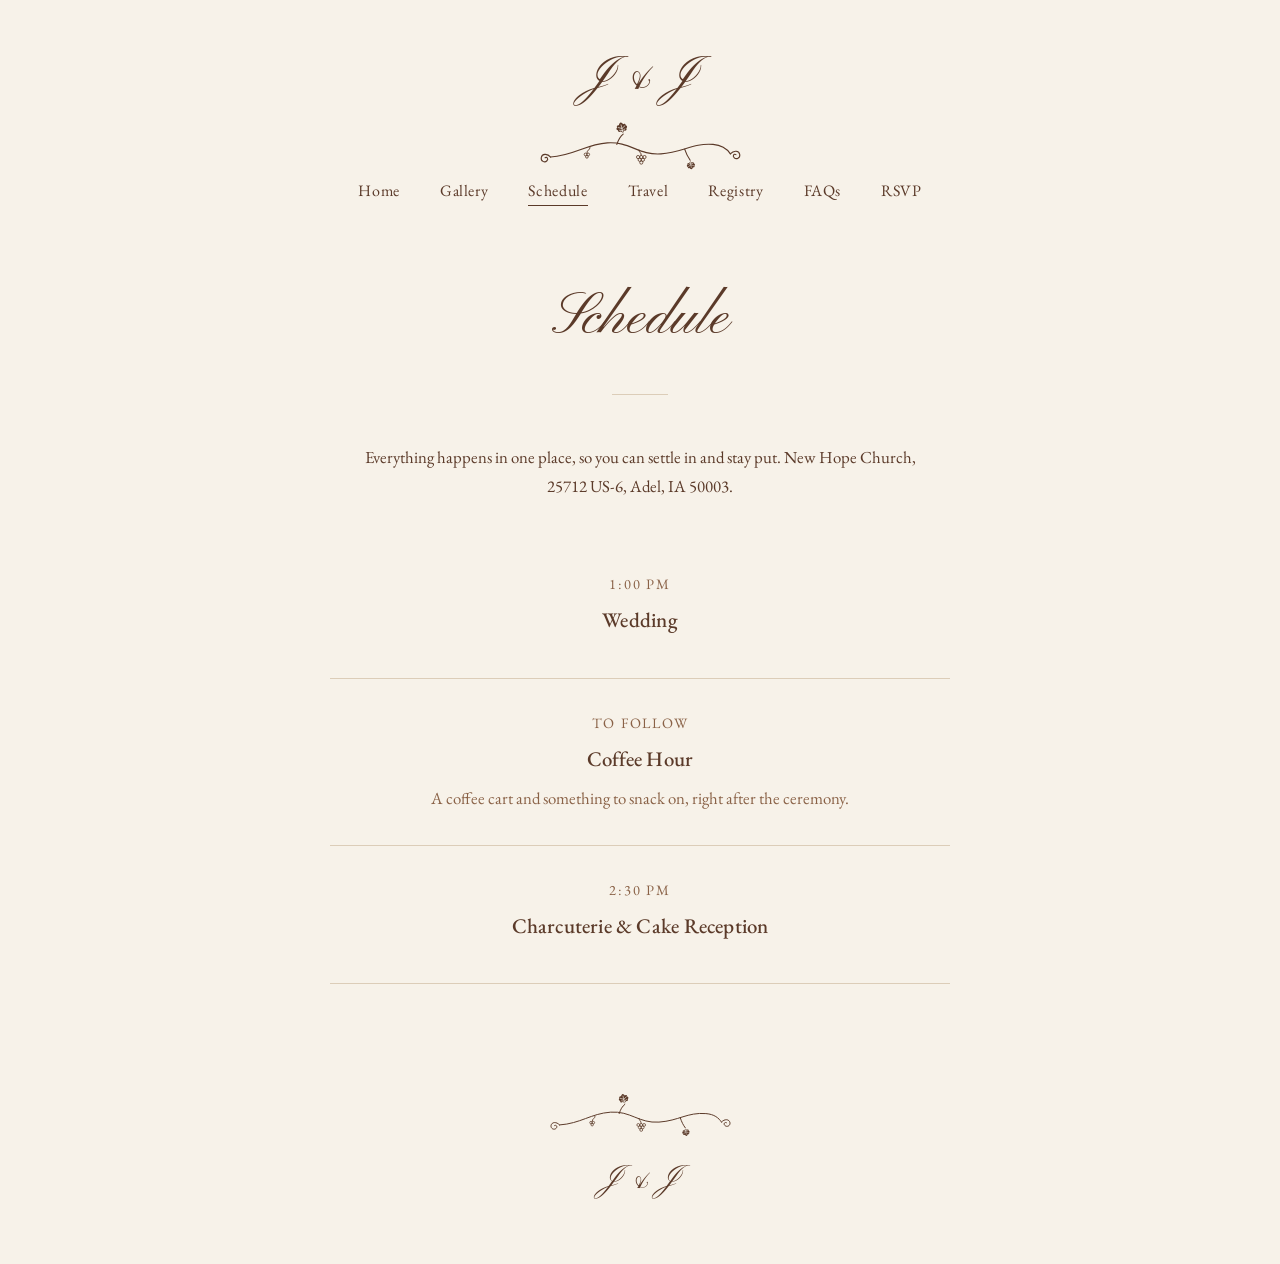
<file: schedule.html>
<!DOCTYPE html>
<html lang="en">
<head>
<meta charset="UTF-8">
<meta name="viewport" content="width=device-width, initial-scale=1.0">
<meta name="robots" content="noindex, nofollow">
<title>Schedule | Jack &amp; Jill</title>
<link rel="icon" type="image/png" href="favicon.png">
<link rel="apple-touch-icon" href="favicon.png">
<link rel="stylesheet" href="style.css?v=18">
</head>
<body>

<header class="site-head">
  <a href="index.html" class="monogram">J &amp; J</a>
  <ul class="site-nav">
    <li><a href="index.html">Home</a></li>
    <li><a href="gallery.html">Gallery</a></li>
    <li><a class="active" href="schedule.html">Schedule</a></li>
    <li><a href="travel.html">Travel</a></li>
    <li class="nav-break" aria-hidden="true"></li>
    <li><a href="registry.html">Registry</a></li>
    <li><a href="faqs.html">FAQs</a></li>
    <li><a href="rsvp.html">RSVP</a></li>
  </ul>
</header>

<section>
  <h1 class="page-title">Schedule</h1>
  <hr class="rule">

  <div class="wrap">
    <p class="lead">
      Everything happens in one place, so you can settle in and stay put.
      New Hope Church, 25712 US-6, Adel, IA 50003.
    </p>

    <!--
      EDIT ME: each .stack-item is one entry.
      Copy a block to add one, delete a block to remove one.
    -->
    <div class="stack">

      <div class="stack-item">
        <span class="time">1:00 PM</span>
        <h3>Wedding</h3>
      </div>

      <div class="stack-item">
        <span class="time">To follow</span>
        <h3>Coffee Hour</h3>
        <p>A coffee cart and something to snack on, right after the ceremony.</p>
      </div>

      <div class="stack-item">
        <span class="time">2:30 PM</span>
        <h3>Charcuterie &amp; Cake Reception</h3>
      </div>

    </div>
  </div>
</section>

<footer class="site-footer">
  <span class="monogram">J &amp; J</span>
</footer>

<script src="script.js"></script>
</body>
</html>
</file>
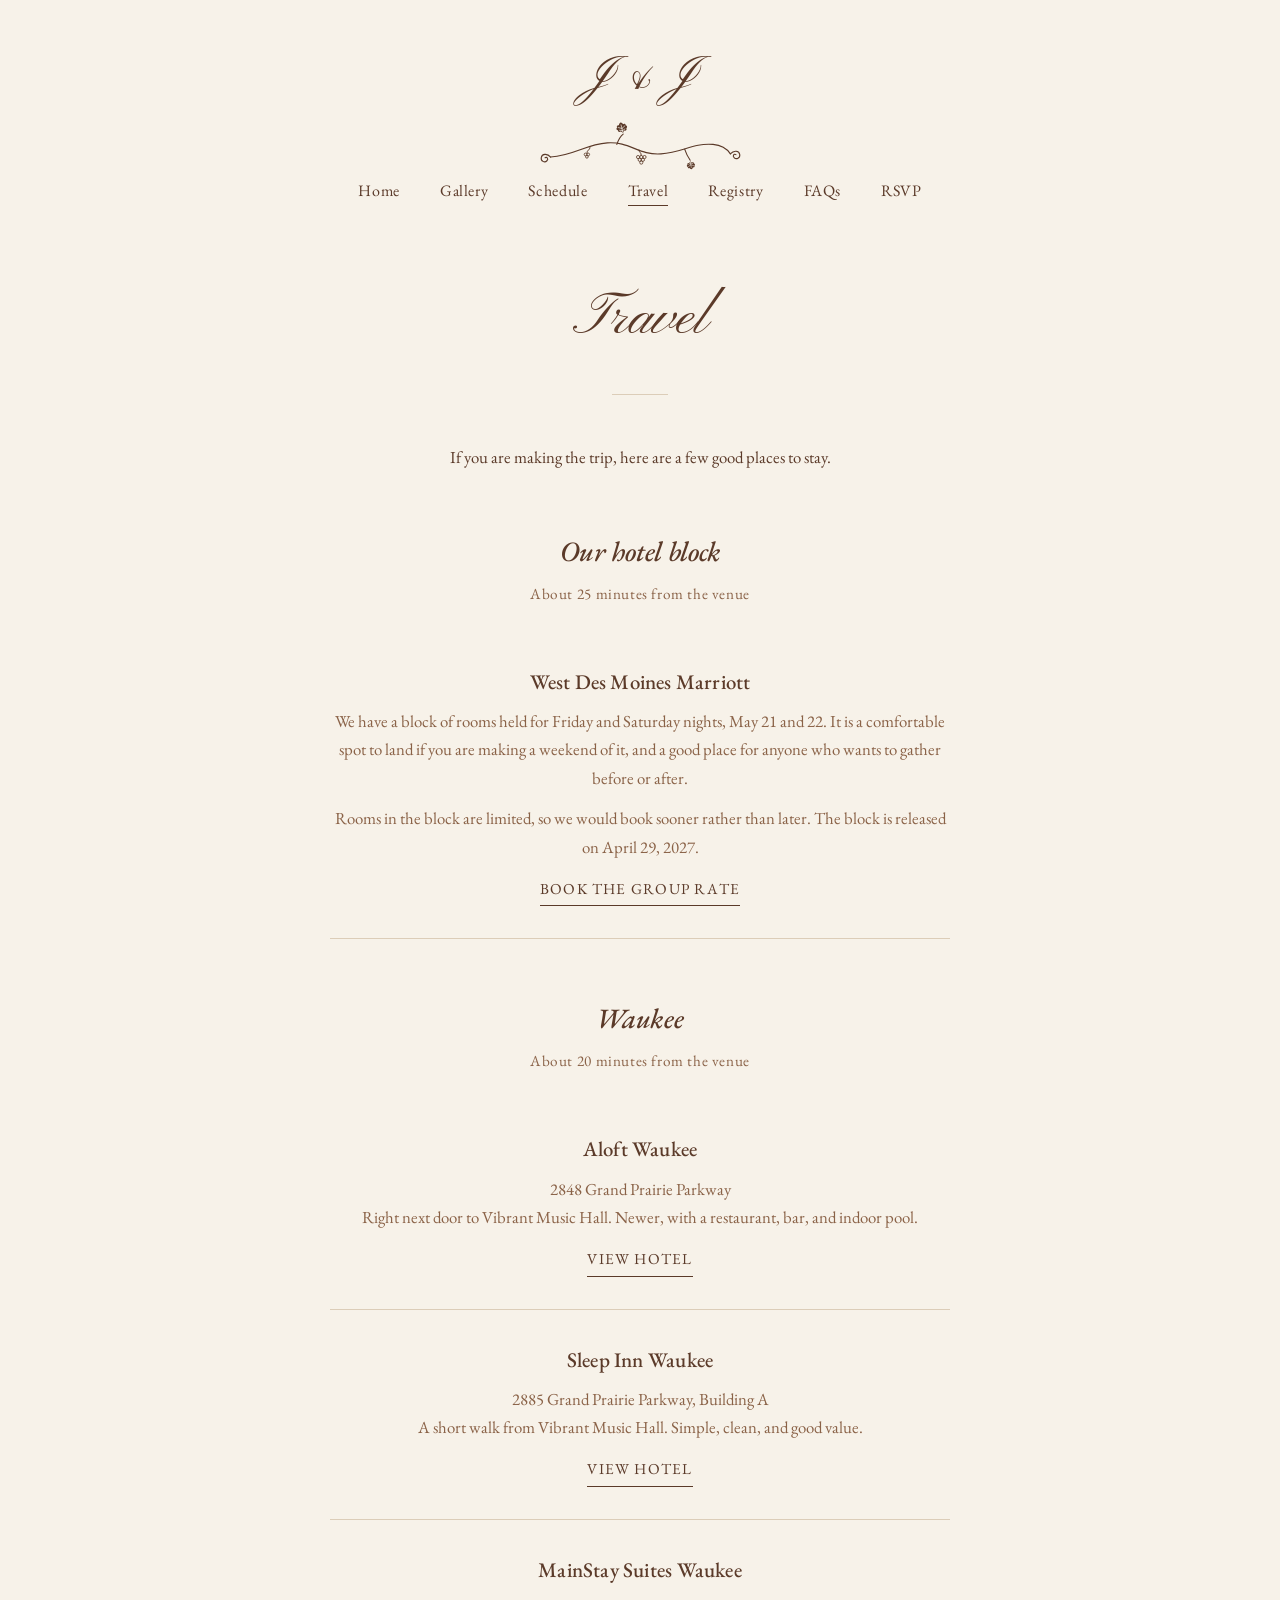
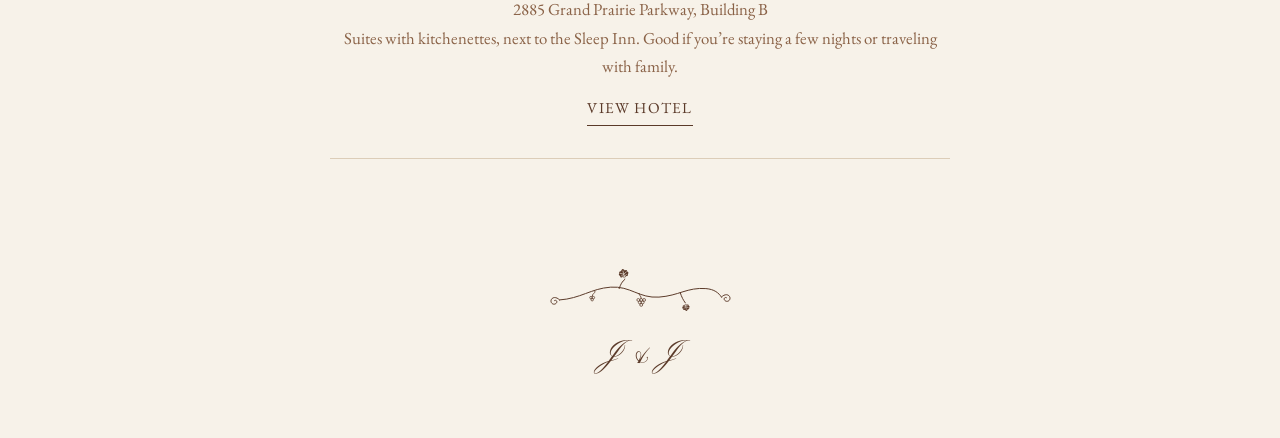
<file: travel.html>
<!DOCTYPE html>
<html lang="en">
<head>
<meta charset="UTF-8">
<meta name="viewport" content="width=device-width, initial-scale=1.0">
<meta name="robots" content="noindex, nofollow">
<title>Travel | Jack &amp; Jill</title>
<link rel="icon" type="image/png" href="favicon.png">
<link rel="apple-touch-icon" href="favicon.png">
<link rel="stylesheet" href="style.css?v=18">
</head>
<body>

<header class="site-head">
  <a href="index.html" class="monogram">J &amp; J</a>
  <ul class="site-nav">
    <li><a href="index.html">Home</a></li>
    <li><a href="gallery.html">Gallery</a></li>
    <li><a href="schedule.html">Schedule</a></li>
    <li><a class="active" href="travel.html">Travel</a></li>
    <li class="nav-break" aria-hidden="true"></li>
    <li><a href="registry.html">Registry</a></li>
    <li><a href="faqs.html">FAQs</a></li>
    <li><a href="rsvp.html">RSVP</a></li>
  </ul>
</header>

<section>
  <h1 class="page-title">Travel</h1>
  <hr class="rule">

  <div class="wrap">
    <p class="lead">
      If you are making the trip, here are a few good places to stay.
    </p>


    <h2 class="group-title">Our hotel block</h2>
    <p class="group-note">About 25 minutes from the venue</p>
    <div class="stack">
<div class="stack-item">
  <h3>West Des Moines Marriott</h3>
  <p>We have a block of rooms held for Friday and Saturday nights,
     May 21 and 22. It is a comfortable spot to land if you are making
     a weekend of it, and a good place for anyone who wants to gather
     before or after.</p>
  <p>Rooms in the block are limited, so we would book sooner rather
     than later. The block is released on April 29, 2027.</p>
  <a class="link" href="https://app.marriott.com/resview2?id=1790804797470&amp;key=GRP&amp;app=resvlink" target="_blank" rel="noopener">Book the group rate</a>
</div>
    </div>

    <h2 class="group-title">Waukee</h2>
    <p class="group-note">About 20 minutes from the venue</p>
    <div class="stack">

      <div class="stack-item">
        <h3>Aloft Waukee</h3>
        <p>2848 Grand Prairie Parkway<br>
           Right next door to Vibrant Music Hall. Newer, with a restaurant,
           bar, and indoor pool.</p>
        <a class="link" href="https://www.marriott.com/en-us/hotels/dsmwa-aloft-waukee/overview/" target="_blank" rel="noopener">View hotel</a>
      </div>

      <div class="stack-item">
        <h3>Sleep Inn Waukee</h3>
        <p>2885 Grand Prairie Parkway, Building A<br>
           A short walk from Vibrant Music Hall. Simple, clean, and good value.</p>
        <a class="link" href="https://www.choicehotels.com/iowa/waukee/sleep-inn-hotels/ia230" target="_blank" rel="noopener">View hotel</a>
      </div>

      <div class="stack-item">
        <h3>MainStay Suites Waukee</h3>
        <p>2885 Grand Prairie Parkway, Building B<br>
           Suites with kitchenettes, next to the Sleep Inn. Good if
           you&rsquo;re staying a few nights or traveling with family.</p>
        <a class="link" href="https://www.choicehotels.com/iowa/waukee/mainstay-hotels/ia231" target="_blank" rel="noopener">View hotel</a>
      </div>

    </div>

  </div>
</section>

<footer class="site-footer">
  <span class="monogram">J &amp; J</span>
</footer>

<script src="script.js"></script>
</body>
</html>
</file>
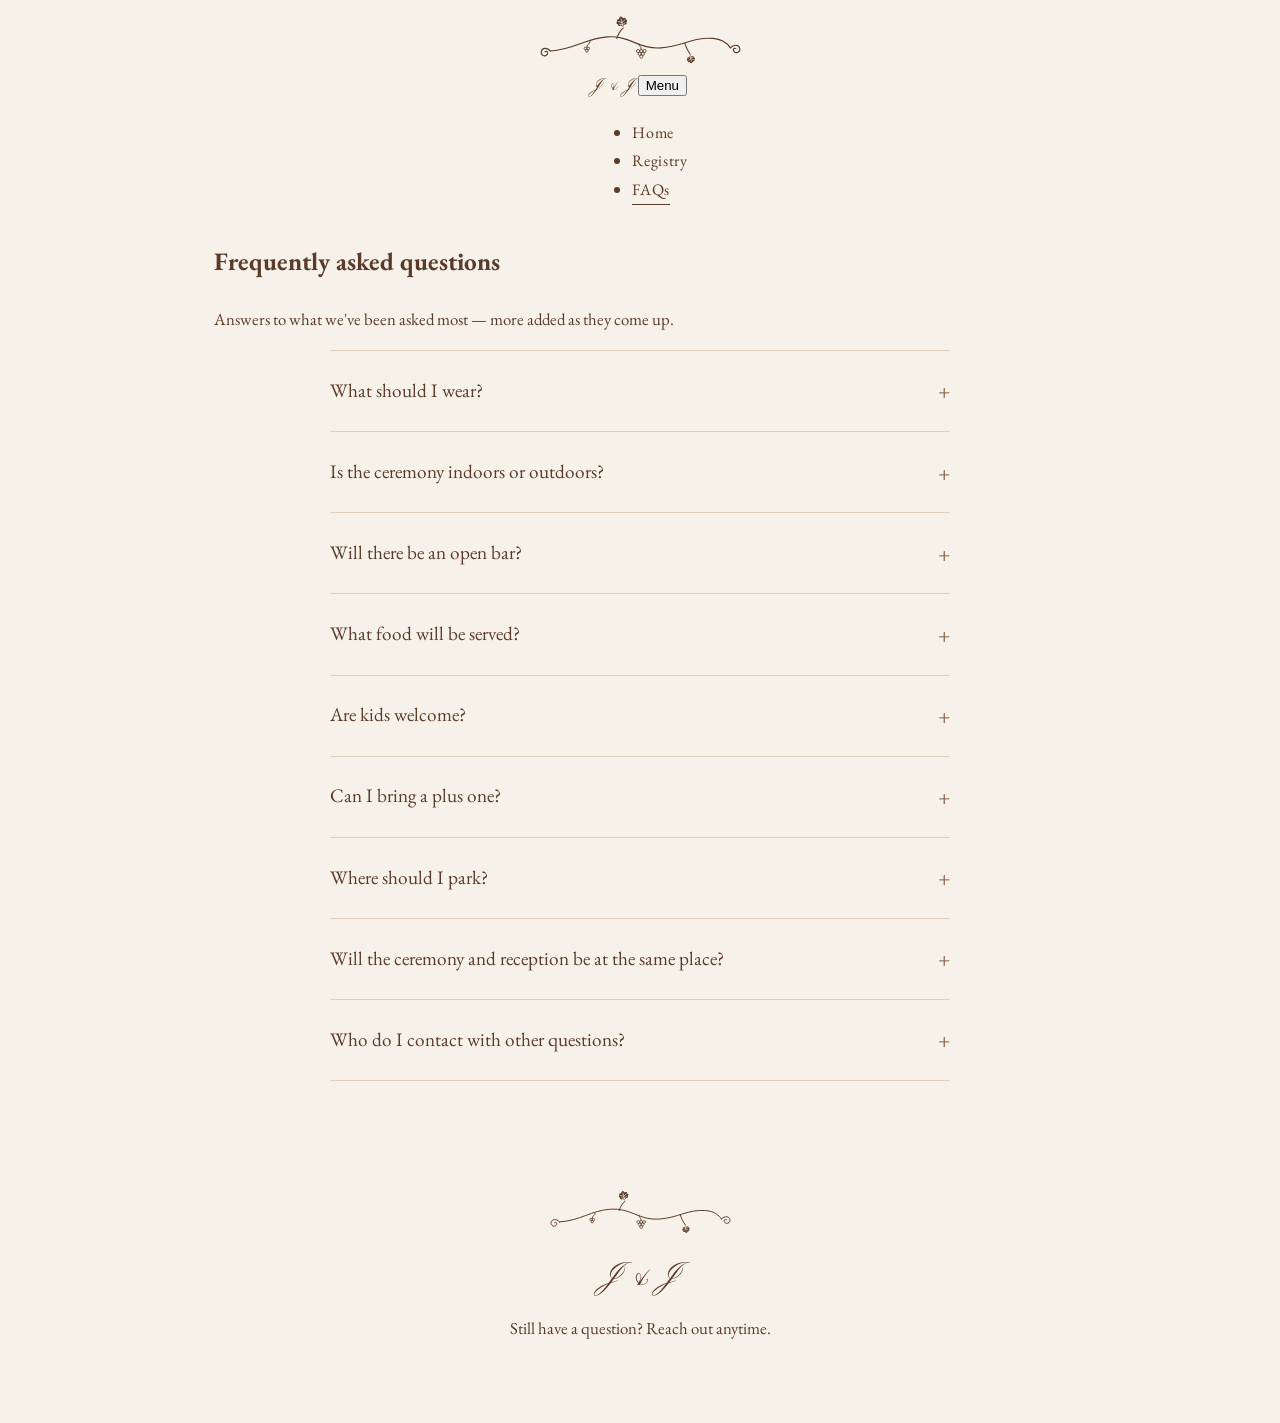
<file: weddingfaqs.html>
<!DOCTYPE html>
<html lang="en">
<head>
<meta charset="UTF-8">
<meta name="viewport" content="width=device-width, initial-scale=1.0">
<title>FAQs | Jack &amp; Jill</title>
<link rel="stylesheet" href="style.css">
</head>
<body>

<nav class="site-nav">
  <div class="wrap">
    <a href="index.html" class="monogram">J &amp; J</a>
    <button class="nav-toggle" aria-label="Toggle menu">Menu</button>
    <ul>
      <li><a class="nav-link" href="index.html">Home</a></li>
      <li><a class="nav-link" href="registry.html">Registry</a></li>
      <li><a class="nav-link active" href="faqs.html">FAQs</a></li>
    </ul>
  </div>
</nav>

<section>
  <div class="wrap">
    <h2 class="section-title">Frequently asked questions</h2>
    <p class="section-intro">Answers to what we've been asked most &mdash; more added as they come up.</p>

    <!--
      EDIT ME: each <details> block below is one question.
      Add a new block anywhere in the list to add a question;
      delete one to remove it. No other file needs to change.
    -->
    <div class="faq-list">

      <details class="faq-item">
        <summary>What should I wear?</summary>
        <p>[EDIT ME: add your dress code here, e.g. semi-formal / cocktail attire.]</p>
      </details>

      <details class="faq-item">
        <summary>Is the ceremony indoors or outdoors?</summary>
        <p>[EDIT ME: describe the ceremony setting.]</p>
      </details>

      <details class="faq-item">
        <summary>Will there be an open bar?</summary>
        <p>We won't be serving alcohol at our wedding &mdash; instead we'll have a mocktail hour and plenty of non-alcoholic drinks for everyone to enjoy.</p>
      </details>

      <details class="faq-item">
        <summary>What food will be served?</summary>
        <p>We're keeping the reception simple with cake and a grazing/charcuterie board for guests to enjoy &mdash; dessert will be served before we head out for the night.</p>
      </details>

      <details class="faq-item">
        <summary>Are kids welcome?</summary>
        <p>[EDIT ME: let guests know your policy on children.]</p>
      </details>

      <details class="faq-item">
        <summary>Can I bring a plus one?</summary>
        <p>[EDIT ME: clarify plus-one policy &mdash; refer guests to their invitation/RSVP for who's invited.]</p>
      </details>

      <details class="faq-item">
        <summary>Where should I park?</summary>
        <p>[EDIT ME: add parking details for the ceremony/reception venue.]</p>
      </details>

      <details class="faq-item">
        <summary>Will the ceremony and reception be at the same place?</summary>
        <p>Yes &mdash; both will be held at the same venue, so there's no need to travel between the two.</p>
      </details>

      <details class="faq-item">
        <summary>Who do I contact with other questions?</summary>
        <p>[EDIT ME: add a contact name/email/phone for wedding-day questions.]</p>
      </details>

    </div>
  </div>
</section>

<footer class="site-footer">
  <span class="monogram">J &amp; J</span>
  <p>Still have a question? Reach out anytime.</p>
</footer>

<script src="script.js"></script>
</body>
</html>
</file>
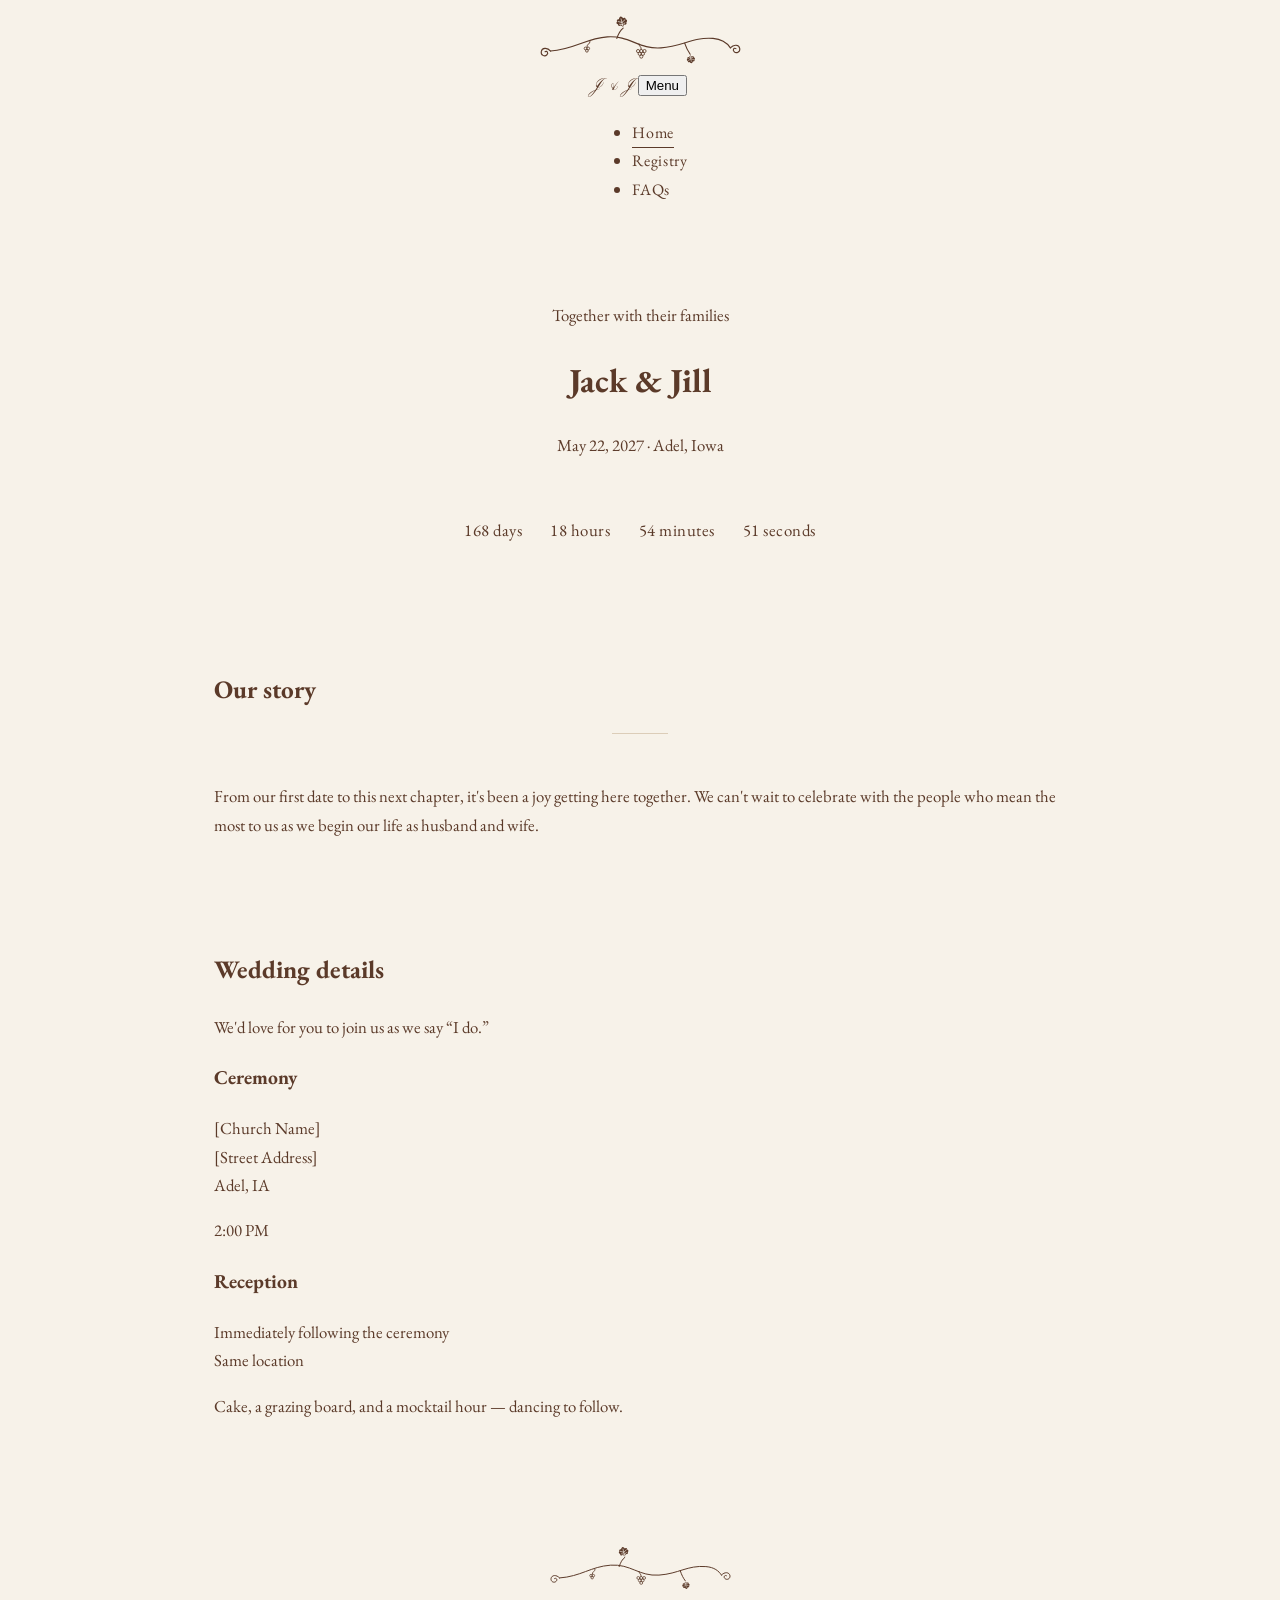
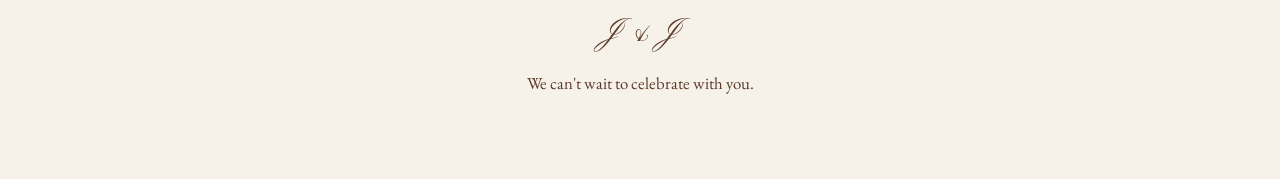
<file: weddingindex.html>
<!DOCTYPE html>
<html lang="en">
<head>
<meta charset="UTF-8">
<meta name="viewport" content="width=device-width, initial-scale=1.0">
<title>Jack &amp; Jill | May 22, 2027</title>
<link rel="stylesheet" href="style.css">
</head>
<body>

<nav class="site-nav">
  <div class="wrap">
    <a href="index.html" class="monogram">J &amp; J</a>
    <button class="nav-toggle" aria-label="Toggle menu">Menu</button>
    <ul>
      <li><a class="nav-link active" href="index.html">Home</a></li>
      <li><a class="nav-link" href="registry.html">Registry</a></li>
      <li><a class="nav-link" href="faqs.html">FAQs</a></li>
    </ul>
  </div>
</nav>

<header class="hero">
  <div class="stationery">
    <div class="stationery-card">
      <p class="eyebrow-date">Together with their families</p>
      <h1>Jack &amp; Jill</h1>
      <p class="place">May 22, 2027 &middot; Adel, Iowa</p>

      <div class="countdown" id="countdown">
        <div><span class="num" id="cd-days">--</span><span class="label">Days</span></div>
        <div><span class="num" id="cd-hours">--</span><span class="label">Hours</span></div>
        <div><span class="num" id="cd-mins">--</span><span class="label">Minutes</span></div>
        <div><span class="num" id="cd-secs">--</span><span class="label">Seconds</span></div>
      </div>
    </div>
  </div>
</header>

<section id="story">
  <div class="wrap story">
    <h2 class="section-title">Our story</h2>
    <hr class="rule">
    <!-- EDIT ME: swap in your real story -->
    <p>
      From our first date to this next chapter, it's been a joy getting here
      together. We can't wait to celebrate with the people who mean the most
      to us as we begin our life as husband and wife.
    </p>
  </div>
</section>

<section id="details" class="alt">
  <div class="wrap">
    <h2 class="section-title">Wedding details</h2>
    <p class="section-intro">We'd love for you to join us as we say &ldquo;I do.&rdquo;</p>

    <div class="details-grid">
      <div class="col">
        <h3>Ceremony</h3>
        <!-- EDIT ME: add your church name, address, and time -->
        <p>[Church Name]<br>[Street Address]<br>Adel, IA</p>
        <p>2:00 PM</p>
      </div>
      <div class="col">
        <h3>Reception</h3>
        <!-- EDIT ME: add reception details -->
        <p>Immediately following the ceremony<br>Same location</p>
        <p>Cake, a grazing board, and a mocktail hour &mdash; dancing to follow.</p>
      </div>
    </div>
  </div>
</section>

<footer class="site-footer">
  <span class="monogram">J &amp; J</span>
  <p>We can't wait to celebrate with you.</p>
</footer>

<script src="script.js"></script>
</body>
</html>
</file>
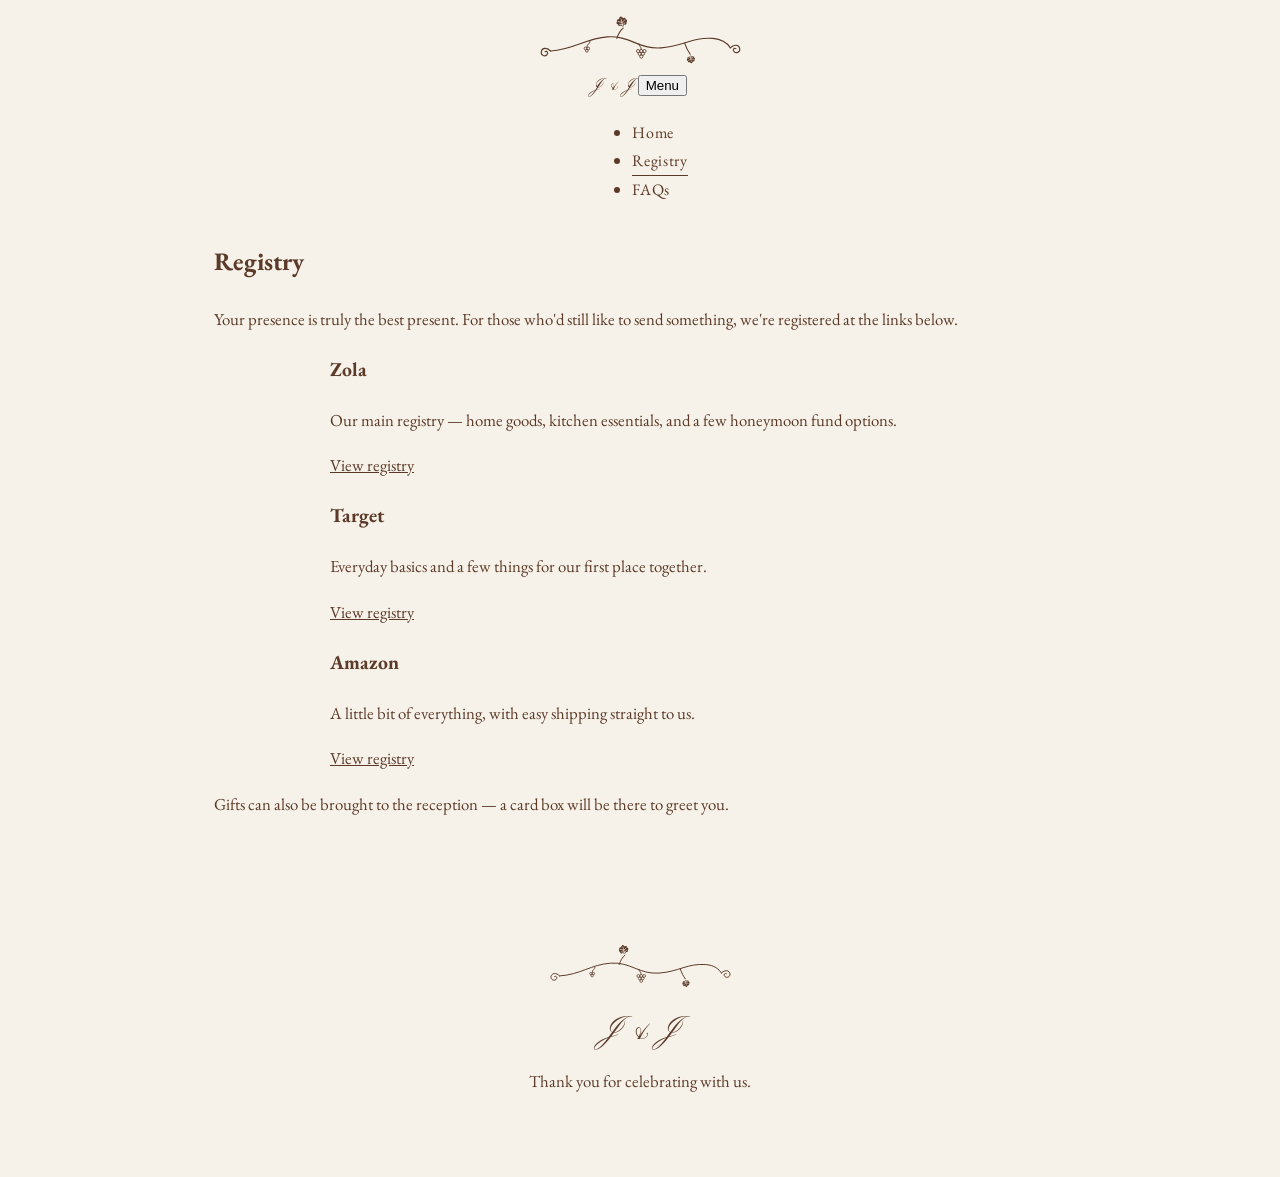
<file: weddingregistry.html>
<!DOCTYPE html>
<html lang="en">
<head>
<meta charset="UTF-8">
<meta name="viewport" content="width=device-width, initial-scale=1.0">
<title>Registry | Jack &amp; Jill</title>
<link rel="stylesheet" href="style.css">
</head>
<body>

<nav class="site-nav">
  <div class="wrap">
    <a href="index.html" class="monogram">J &amp; J</a>
    <button class="nav-toggle" aria-label="Toggle menu">Menu</button>
    <ul>
      <li><a class="nav-link" href="index.html">Home</a></li>
      <li><a class="nav-link active" href="registry.html">Registry</a></li>
      <li><a class="nav-link" href="faqs.html">FAQs</a></li>
    </ul>
  </div>
</nav>

<section>
  <div class="wrap">
    <h2 class="section-title">Registry</h2>
    <p class="section-intro">
      Your presence is truly the best present. For those who'd still like to
      send something, we're registered at the links below.
    </p>

    <!--
      EDIT ME: replace each card below with your real registries.
      Duplicate a .registry-card block for each additional registry.
    -->
    <div class="registry-list">

      <div class="registry-card">
        <div>
          <h3>Zola</h3>
          <p>Our main registry &mdash; home goods, kitchen essentials, and a few honeymoon fund options.</p>
        </div>
        <a class="btn" href="https://www.zola.com/" target="_blank" rel="noopener">View registry</a>
      </div>

      <div class="registry-card">
        <div>
          <h3>Target</h3>
          <p>Everyday basics and a few things for our first place together.</p>
        </div>
        <a class="btn" href="https://www.target.com/gift-registry" target="_blank" rel="noopener">View registry</a>
      </div>

      <div class="registry-card">
        <div>
          <h3>Amazon</h3>
          <p>A little bit of everything, with easy shipping straight to us.</p>
        </div>
        <a class="btn" href="https://www.amazon.com/wedding" target="_blank" rel="noopener">View registry</a>
      </div>

    </div>

    <p class="registry-note">
      Gifts can also be brought to the reception &mdash; a card box will be there to greet you.
    </p>
  </div>
</section>

<footer class="site-footer">
  <span class="monogram">J &amp; J</span>
  <p>Thank you for celebrating with us.</p>
</footer>

<script src="script.js"></script>
</body>
</html>
</file>
<file: style.css>
/* =========================================================
   Jack & Jill Wedding Website Stylesheet
   Everything is controlled by the variables below. Change a
   color or font here once and every page follows.
   ========================================================= */

@import url('https://fonts.googleapis.com/css2?family=EB+Garamond:ital,wght@0,400;0,500;1,400&family=Pinyon+Script&display=swap');

:root {
  --bg:           #F7F2E9;   /* warm cream page background */
  --ganache:      #5B3A29;   /* primary: deep ganache brown, all text */
  --ganache-soft: #8A6247;   /* muted brown for small labels */
  --line:         #DCCDB8;   /* hairline rules */
  --script:       'Pinyon Script', cursive;
  --serif:        'EB Garamond', Georgia, serif;
  --max:          900px;
}

* { box-sizing: border-box; }

body {
  margin: 0;
  background: var(--bg);
  color: var(--ganache);
  font-family: var(--serif);
  font-size: 1.05rem;
  line-height: 1.7;
  -webkit-font-smoothing: antialiased;
}

@media (prefers-reduced-motion: reduce) {
  * { animation: none !important; transition: none !important; }
}

a { color: inherit; }

.wrap {
  max-width: var(--max);
  margin: 0 auto;
  padding: 0 1.5rem;
}

/* ---------- Header: monogram + centered nav ---------- */

.site-head {
  text-align: center;
  padding: 3.2rem 1.5rem 0;
}

.monogram {
  font-family: var(--script);
  font-size: clamp(2rem, 5vw, 2.9rem);
  line-height: 1.2;
  color: var(--ganache);
  text-decoration: none;
  display: inline-block;
}

.site-nav {
  list-style: none;
  display: flex;
  justify-content: center;
  flex-wrap: wrap;
  gap: 2.5rem;
  margin: 0.6rem 0 0;
  /* vine divider sits in this padding, between the monogram and the links */
  padding: 60px 0 0;
  background: url("vine-divider.svg?v=2") top center / 205px auto no-repeat;
}

.nav-break { display: none; }

.site-nav a {
  text-decoration: none;
  font-size: 1rem;
  letter-spacing: 0.04em;
  padding-bottom: 4px;
  border-bottom: 1px solid transparent;
}

.site-nav a:hover { border-bottom-color: var(--line); }
.site-nav a.active { border-bottom-color: var(--ganache); }

/* ---------- Home hero ---------- */

.hero {
  text-align: center;
  padding: clamp(3.5rem, 11vw, 8rem) 1.5rem clamp(3rem, 8vw, 5.5rem);
}

.hero .names {
  font-family: var(--script);
  font-weight: 400;
  font-size: clamp(3.4rem, 13vw, 6.5rem);
  line-height: 1.15;
  margin: 0;
}

.hero .amp {
  display: block;
  font-size: clamp(1.4rem, 4vw, 2rem);
  line-height: 2.4;
}

/* place on the left, date on the right */
.hero-meta {
  display: grid;
  grid-template-columns: 1fr 1fr;
  max-width: 680px;
  margin: clamp(3rem, 9vw, 6rem) auto 0;
}

.hero-meta .big {
  display: block;
  font-family: var(--script);
  font-size: clamp(1.9rem, 5vw, 2.9rem);
  line-height: 1.3;
}

.hero-meta .small {
  display: block;
  font-size: 1rem;
  letter-spacing: 0.06em;
  color: var(--ganache-soft);
}

#countdown {
  margin-top: clamp(2.5rem, 6vw, 3.5rem);
  display: flex;
  justify-content: center;
  flex-wrap: wrap;
  gap: 1.75rem;
  font-size: 1.05rem;
  letter-spacing: 0.03em;
}

/* ---------- Page titles + sections ---------- */

section { padding: 0 0 4.5rem; }

.page-title {
  font-family: var(--script);
  font-weight: 400;
  font-size: clamp(2.4rem, 7vw, 3.6rem);
  text-align: center;
  margin: clamp(3rem, 8vw, 5rem) 0 2.5rem;
  line-height: 1.2;
}

.rule {
  width: 56px;
  height: 1px;
  background: var(--line);
  border: none;
  margin: 0 auto 3rem;
}

/* ---------- Details (ceremony / reception) ---------- */

.details {
  display: grid;
  grid-template-columns: 1fr 1fr;
  gap: 3rem;
  max-width: 680px;
  margin: 0 auto;
  text-align: center;
}

.details h3 {
  font-family: var(--serif);
  font-style: italic;
  font-weight: 500;
  font-size: 1.45rem;
  margin: 0 0 0.75rem;
}

.details p { margin: 0 0 0.75rem; }

/* ---------- Registry ---------- */

.registry-list {
  max-width: 620px;
  margin: 0 auto;
}

.registry-item {
  border-top: 1px solid var(--line);
  padding: 2.25rem 0;
  text-align: center;
}

.registry-item:last-child { border-bottom: 1px solid var(--line); }

.registry-item h3 {
  font-family: var(--script);
  font-weight: 400;
  font-size: 2rem;
  margin: 0 0 0.5rem;
}

.registry-item p {
  margin: 0 0 1.25rem;
  color: var(--ganache-soft);
}

.link {
  display: inline-block;
  text-decoration: none;
  font-size: 0.95rem;
  letter-spacing: 0.08em;
  text-transform: uppercase;
  border-bottom: 1px solid var(--ganache);
  padding-bottom: 3px;
}

.link:hover { color: var(--ganache-soft); border-bottom-color: var(--ganache-soft); }

.note {
  max-width: 520px;
  margin: 3rem auto 0;
  text-align: center;
  color: var(--ganache-soft);
  font-style: italic;
}

/* ---------- FAQ ---------- */

.faq-list {
  max-width: 620px;
  margin: 0 auto;
}

.faq-item { border-bottom: 1px solid var(--line); }
.faq-item:first-child { border-top: 1px solid var(--line); }

.faq-item summary {
  cursor: pointer;
  list-style: none;
  padding: 1.4rem 0;
  font-size: 1.2rem;
  display: flex;
  justify-content: space-between;
  align-items: center;
  gap: 1.5rem;
}

.faq-item summary::-webkit-details-marker { display: none; }

.faq-item summary::after {
  content: '+';
  color: var(--ganache-soft);
  font-size: 1.3rem;
  flex-shrink: 0;
}

.faq-item[open] summary::after { content: '\2212'; }

.faq-item p {
  margin: 0 0 1.6rem;
  color: var(--ganache-soft);
}

/* ---------- Footer ---------- */

.site-footer {
  text-align: center;
  padding: 2rem 1.5rem 4rem;
}

.site-footer::before {
  content: "";
  display: block;
  width: 185px;
  max-width: 64%;
  height: 54px;
  margin: 0 auto 1.2rem;
  background: url("vine-divider.svg?v=2") center / contain no-repeat;
}

.site-footer .monogram { font-size: clamp(1.5rem, 4vw, 2rem); }

/* ---------- Small screens ---------- */

@media (max-width: 560px) {
  /* seven links: break after Gallery so both rows stay centred */
  .site-nav { gap: 0.95rem 1.4rem; }
  .nav-break {
    display: block;
    flex-basis: 100%;
    height: 0;
    margin: 0;
  }
  .hero-meta { grid-template-columns: 1fr; gap: 2rem; }
  .details { grid-template-columns: 1fr; gap: 2.5rem; }
  #countdown { gap: 0.4rem 1.25rem; }
  .form-embed iframe { min-height: 1250px; }
  .site-nav { padding-top: 48px; background-size: 165px auto; }
  .site-footer::before { width: 155px; height: 45px; }
}

/* ---------- Intro prose (homepage "Our wedding") ---------- */

.prose {
  max-width: 34em;
  margin: 0 auto;
  text-align: center;
}

.prose p { margin: 0 0 1.4rem; }
.prose p:last-child { margin-bottom: 0; }

/* ---------- Shared stacked lists (registry / schedule / hotels) ---------- */

.stack {
  max-width: 620px;
  margin: 0 auto;
}

.stack-item {
  border-top: 1px solid var(--line);
  padding: 2rem 0;
  text-align: center;
}

.stack-item:first-child { border-top: none; }
.stack-item:last-child { border-bottom: 1px solid var(--line); }

.stack-item h3 {
  font-family: var(--serif);
  font-weight: 500;
  font-size: 1.3rem;
  letter-spacing: 0.01em;
  margin: 0 0 0.5rem;
}

.stack-item p {
  margin: 0 0 0.75rem;
  color: var(--ganache-soft);
}

.stack-item p:last-child { margin-bottom: 0; }

.stack-item .time {
  display: block;
  font-size: 0.9rem;
  letter-spacing: 0.12em;
  text-transform: uppercase;
  color: var(--ganache-soft);
  margin-bottom: 0.35rem;
}

/* ---------- Sub-headings within a page (e.g. each town on Travel) ---------- */

.group-title {
  font-family: var(--serif);
  font-style: italic;
  font-weight: 500;
  font-size: clamp(1.5rem, 4vw, 1.75rem);
  text-align: center;
  margin: 3.5rem 0 0.4rem;
}

.group-note {
  text-align: center;
  color: var(--ganache-soft);
  font-size: 0.95rem;
  letter-spacing: 0.04em;
  margin: 0 0 1.5rem;
}

/* ---------- RSVP form embed ---------- */

.form-embed {
  max-width: 680px;
  margin: 0 auto;
  text-align: center;
}

.form-embed iframe {
  width: 100%;
  min-height: 1130px;   /* tuned to the current form, see note below */
  border: 1px solid var(--line);
  background: #fff;
}

.form-fallback {
  margin-top: 1.5rem;
  font-size: 0.95rem;
  color: var(--ganache-soft);
}

.lead {
  max-width: 34em;
  margin: 0 auto 2.5rem;
  text-align: center;
}

.deadline {
  display: block;
  font-family: var(--serif);
  font-style: italic;
  font-size: 1.25rem;
  color: var(--ganache);
  margin-top: 0.75rem;
}

/* ---------- Registry gift list ---------- */

.gift-list {
  max-width: 620px;
  margin: 0 auto 1rem;
}

.gift {
  display: flex;
  justify-content: space-between;
  align-items: baseline;
  gap: 1.5rem;
  padding: 1.1rem 0;
  border-bottom: 1px solid var(--line);
  text-align: left;
}

.gift:first-child { border-top: 1px solid var(--line); }

.gift .name { display: block; }

.gift .store {
  display: block;
  font-size: 0.82rem;
  letter-spacing: 0.1em;
  text-transform: uppercase;
  color: var(--ganache-soft);
  margin-top: 0.1rem;
}

.gift .link,
.gift .given { flex-shrink: 0; }

.gift .given {
  display: none;
  font-size: 0.85rem;
  letter-spacing: 0.1em;
  text-transform: uppercase;
  color: var(--ganache-soft);
}

/* Add class="gift claimed" to an item once someone has bought it. */
.gift.claimed { opacity: 0.55; }
.gift.claimed .name { text-decoration: line-through; }
.gift.claimed .link { display: none; }
.gift.claimed .given { display: inline; }

@media (max-width: 560px) {
  .gift {
    flex-direction: column;
    align-items: flex-start;
    gap: 0.6rem;
  }
}

/* ---------- Registry: live check-off ---------- */

.registry-status {
  text-align: center;
  font-size: 0.95rem;
  color: var(--ganache-soft);
  font-style: italic;
  margin: 0 0 2.5rem;
  min-height: 1.5rem;
}

.gift-actions {
  display: flex;
  align-items: baseline;
  gap: 1.25rem;
  flex-shrink: 0;
}

.claim {
  background: none;
  border: none;
  border-bottom: 1px solid var(--line);
  padding: 0 0 3px;
  font-family: inherit;
  font-size: 0.85rem;
  letter-spacing: 0.08em;
  text-transform: uppercase;
  color: var(--ganache-soft);
  cursor: pointer;
  white-space: nowrap;
}

.claim:hover {
  color: var(--ganache);
  border-bottom-color: var(--ganache);
}

.claim[disabled] { cursor: default; opacity: 0.6; }

.gift.claimed .gift-actions { display: none; }

.registry-howto {
  max-width: 34em;
  margin: 0 auto 1.75rem;
  text-align: center;
  font-size: 0.95rem;
  color: var(--ganache-soft);
}

/* ---------- RSVP lookup form ---------- */

.rsvp {
  max-width: 460px;
  margin: 0 auto;
  text-align: center;
}

.field-label {
  display: block;
  font-size: 0.85rem;
  letter-spacing: 0.1em;
  text-transform: uppercase;
  color: var(--ganache-soft);
  margin: 1.5rem 0 0.5rem;
}

.field {
  width: 100%;
  font-family: var(--serif);
  font-size: 1.05rem;
  color: var(--ganache);
  background: #FFFDF8;
  border: 1px solid var(--line);
  padding: 0.7rem 0.85rem;
  text-align: center;
}

textarea.field { text-align: left; resize: vertical; }

.field:focus {
  outline: none;
  border-color: var(--ganache-soft);
}

.btn-primary {
  display: inline-block;
  margin-top: 1.75rem;
  font-family: var(--serif);
  font-size: 0.95rem;
  letter-spacing: 0.1em;
  text-transform: uppercase;
  color: var(--bg);
  background: var(--ganache);
  border: 1px solid var(--ganache);
  padding: 0.7rem 2rem;
  cursor: pointer;
}

.btn-primary:hover { background: var(--ganache-soft); border-color: var(--ganache-soft); }
.btn-primary[disabled] { opacity: 0.6; cursor: default; }

.btn-quiet,
.btn-choice {
  display: block;
  margin: 1rem auto 0;
  font-family: var(--serif);
  font-size: 0.9rem;
  letter-spacing: 0.08em;
  text-transform: uppercase;
  color: var(--ganache-soft);
  background: none;
  border: none;
  border-bottom: 1px solid var(--line);
  padding: 0 0 3px;
  cursor: pointer;
}

.btn-quiet:hover,
.btn-choice:hover { color: var(--ganache); border-bottom-color: var(--ganache); }

.btn-choice {
  font-size: 1.1rem;
  text-transform: none;
  letter-spacing: 0.02em;
  margin: 1.1rem auto;
}

.rsvp-prompt {
  margin: 0 0 1.5rem;
  color: var(--ganache-soft);
}

.rsvp-msg {
  margin: 1.25rem 0 0;
  font-size: 0.95rem;
  color: var(--ganache-soft);
  min-height: 1.4rem;
}

.person {
  border-top: 1px solid var(--line);
  padding: 1.1rem 0;
  text-align: left;
}

.person:last-of-type { border-bottom: 1px solid var(--line); }

.person-name {
  display: block;
  font-size: 1.15rem;
  margin-bottom: 0.5rem;
}

.person-choice label {
  display: inline-block;
  margin-right: 1.5rem;
  font-size: 0.95rem;
  color: var(--ganache-soft);
  cursor: pointer;
}

.person-choice input { margin-right: 0.35rem; accent-color: var(--ganache); }

.rsvp-thanks {
  font-family: var(--script);
  font-size: 2.4rem;
  margin: 0 0 0.5rem;
}

@media (max-width: 560px) {
  .person-choice label { display: block; margin: 0 0 0.35rem; }
}




/* ---------- Home hero: photos behind the names ---------- */

/* the photo spans the header and the hero, so there is no seam */
.hero-block {
  position: relative;
  overflow: hidden;
}

.hero-block .site-head,
.hero-block .hero {
  position: relative;
  z-index: 1;
}

.hero {
  padding: clamp(2rem, 6vw, 4rem) 1.5rem clamp(4rem, 9vw, 6.5rem);
}

/* the two photos, split evenly behind everything */
.hero-photos {
  position: absolute;
  inset: 0;
  /* dissolves the bottom edge into the cream instead of cutting it off */
  -webkit-mask-image: linear-gradient(to bottom, #000 44%, rgba(0, 0, 0, 0.72) 66%, rgba(0, 0, 0, 0.32) 85%, transparent 100%);
  mask-image: linear-gradient(to bottom, #000 44%, rgba(0, 0, 0, 0.72) 66%, rgba(0, 0, 0, 0.32) 85%, transparent 100%);
}

.hero-photos img {
  display: block;
  width: 100%;
  height: 100%;
  object-fit: cover;
  object-position: 58% center;
  /* warms the black and white so it sits with the cream.
     Dial the sepia value: 0.45 subtle, 0.72 current, 1 full. */
  filter: sepia(0.72) saturate(1.1) contrast(0.94) brightness(1.03);
}

/* cream wash so the names stay readable over the photos */
.hero-photos::after {
  content: "";
  position: absolute;
  inset: 0;
  background: linear-gradient(
    to bottom,
    rgba(247, 242, 233, 0.50) 0%,
    rgba(247, 242, 233, 0.46) 14%,
    rgba(247, 242, 233, 0.42) 26%,
    rgba(247, 242, 233, 0.44) 50%,
    rgba(247, 242, 233, 0.56) 100%
  );
}

.hero-inner {
  position: relative;
  z-index: 1;
}


/* the muted greys are too faint over photographs */
.hero .hero-meta .small,
.hero #countdown {
  color: var(--ganache);
}

@media (max-width: 560px) {
  /* shift the crop left so both of them are in frame on a phone */
  .hero-photos img { object-position: 44% center; }
}

/* ---------- Gallery ---------- */

.gallery {
  max-width: 980px;
  margin: 0 auto;
  padding: 0 1.5rem;
  columns: 3;
  column-gap: 1rem;
}

.gallery img {
  display: block;
  width: 100%;
  /* width/height attributes on each img give the browser the aspect ratio
     up front, so the columns do not reshuffle as photos load */
  height: auto;
  margin: 0 0 1rem;
  break-inside: avoid;
}

@media (max-width: 860px) {
  .gallery { columns: 2; }
}

@media (max-width: 560px) {
  /* two across on a phone: 54 photos in one column is a very long scroll */
  .gallery { columns: 2; column-gap: 0.6rem; padding: 0 1rem; }
  .gallery img { margin-bottom: 0.6rem; }
}

/* ---------- Honeymoon fund ---------- */

.fund {
  max-width: 34em;
  margin: 0 auto 1.5rem;
  text-align: center;
}

.fund p {
  margin: 0 0 1.4rem;
  color: var(--ganache-soft);
}

/* ---------- Fund progress meter ---------- */

.fund-meter { margin: 0 0 1.6rem; }

.fund-amounts {
  margin: 0 0 0.6rem;
  font-size: 1.05rem;
  color: var(--ganache);
}

.fund-amounts .of {
  color: var(--ganache-soft);
  font-size: 0.95rem;
}

.fund-bar {
  height: 3px;
  background: var(--line);
  max-width: 300px;
  margin: 0 auto;
}

.fund-bar span {
  display: block;
  height: 100%;
  width: 0;
  background: var(--ganache);
  transition: width 0.6s ease;
}
</file>
